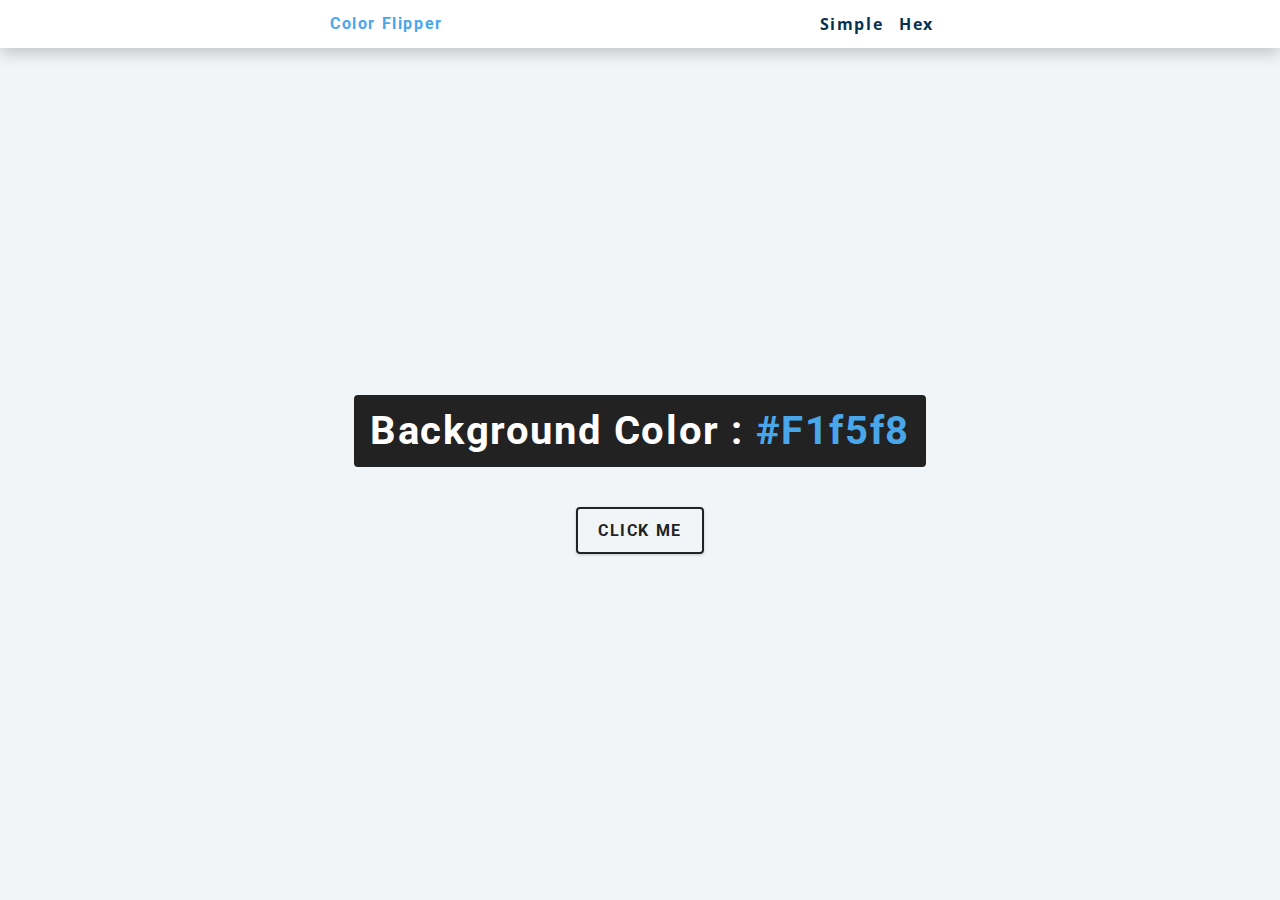
<file: 01-ColorFlipper/index.html>
<!DOCTYPE html>
<html lang="en">
  <head>
    <meta charset="UTF-8" />
    <meta name="viewport" content="width=device-width, initial-scale=1.0" />
    <title>Color Flipper || Simple</title>

    <!-- styles -->
    <link rel="stylesheet" href="styles.css" />
  </head>
  <body>
    <nav>
      <div>
        <div class="nav-center">
          <h4>color Flipper</h4>
          <ul class="nav-links">
            <li>
              <a href="index.html">simple</a>
            </li>
            <li>
              <a href="hex.html">hex</a>
            </li>
          </ul>
        </div>
      </div>
    </nav>
    <main>
      <div class="container">
        <h2>
          background color :
          <span class="color">
            #f1f5f8
          </span>
        </h2>
        <button class="btn btn-hero" id="btn">click me</button>
      </div>
    </main>
    <!-- javascript -->
    <script src="app.js"></script>
  </body>
</html>
</file>
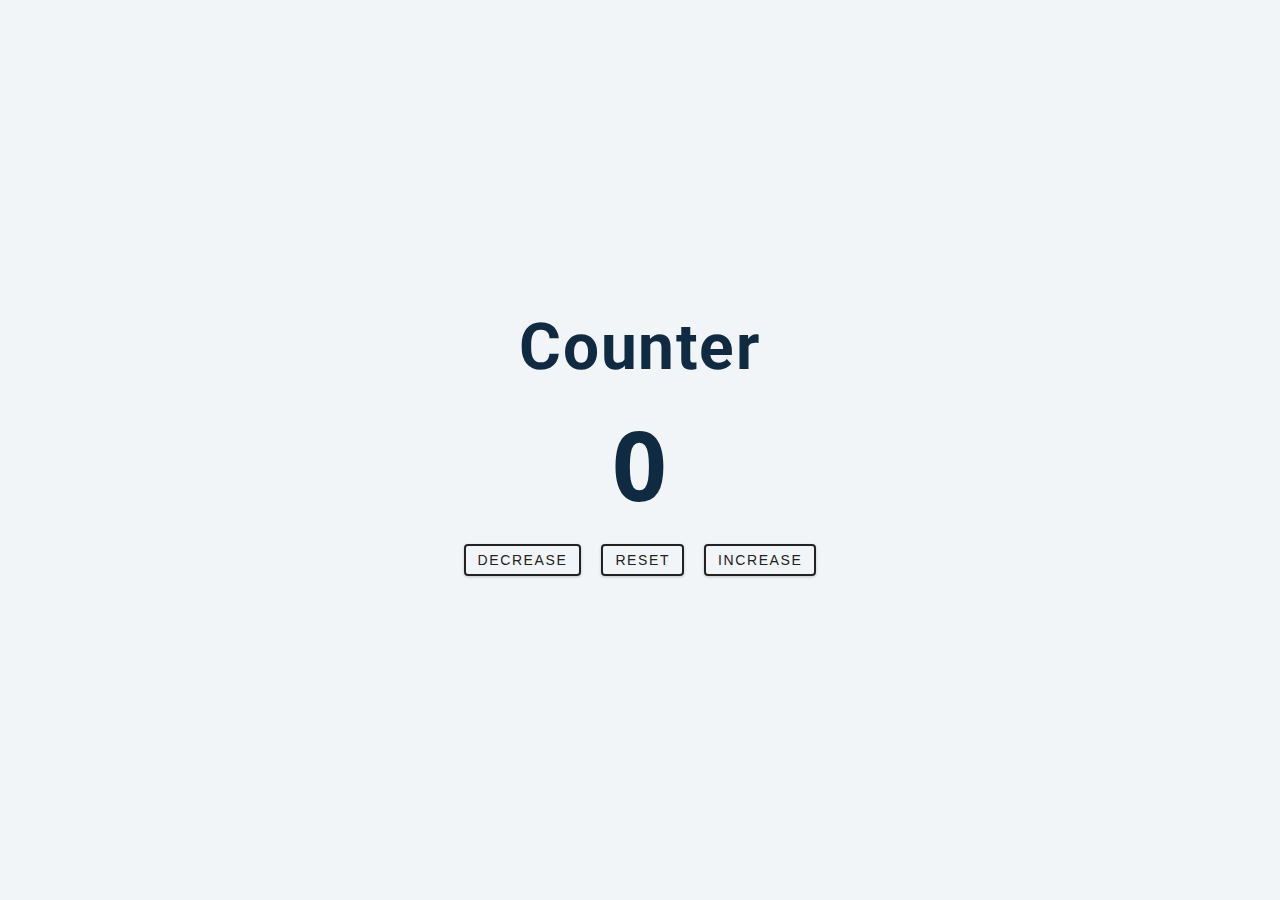
<file: 02-Counter/index.html>
<!DOCTYPE html>
<html lang="en">
  <head>
    <meta charset="UTF-8" />
    <meta name="viewport" content="width=device-width, initial-scale=1.0" />
    <title>Counter</title>

    <!-- styles -->
    <link rel="stylesheet" href="styles.css" />
  </head>
  <body>
    <main>
      <div class="container">
        <h1>Counter</h1>
        <span id="val">0</span>
        <div class="btn-container">
          <button class="btn dec">Decrease</button>
          <button class="btn rst">Reset</button>
          <button class="btn inc">Increase</button>
        </div>
      </div>
    </main>
    <!-- javascript -->
    <script src="app.js"></script>
  </body>
</html>
</file>
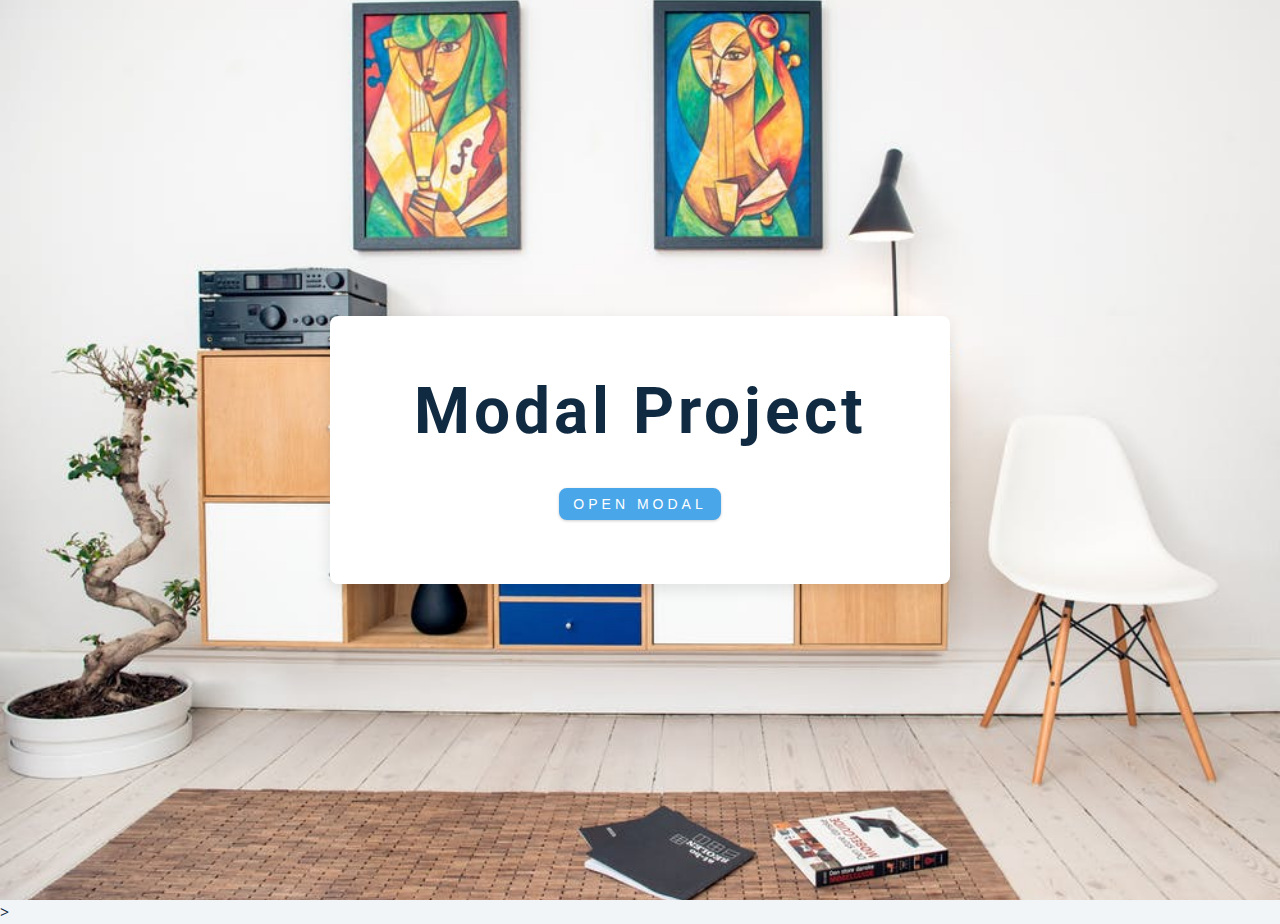
<file: 06-Modal/index.html>
<!DOCTYPE html>
<html lang="en">
  <head>
    <meta charset="UTF-8" />
    <meta name="viewport" content="width=device-width, initial-scale=1.0" />
    <title>Modal</title>
    <!-- font-awesome -->
    <link
      rel="stylesheet"
      href="https://cdnjs.cloudflare.com/ajax/libs/font-awesome/5.14.0/css/all.min.css"
    />
    <!-- styles -->
    <link rel="stylesheet" href="styles.css" />
  </head>
  <body>
    <!--- background  --->
    <header class="hero">
      <div class="banner">
        <h1>Modal Project</h1>
        <button class="btn modal-btn">
          open modal
        </button>
      </div>
    </header>
    <!--- end of background  --->>
    <!--- modal -->
    <div class="modal-overlay">
      <div class="modal-container">
        <h3>modal content</h3>
        <button class="close-btn">
          <i class="fas fa-times"></i>
        </button>
      </div>
    </div>
    <!-- javascript -->
    <script src="app.js"></script>
  </body>
</html>
</file>
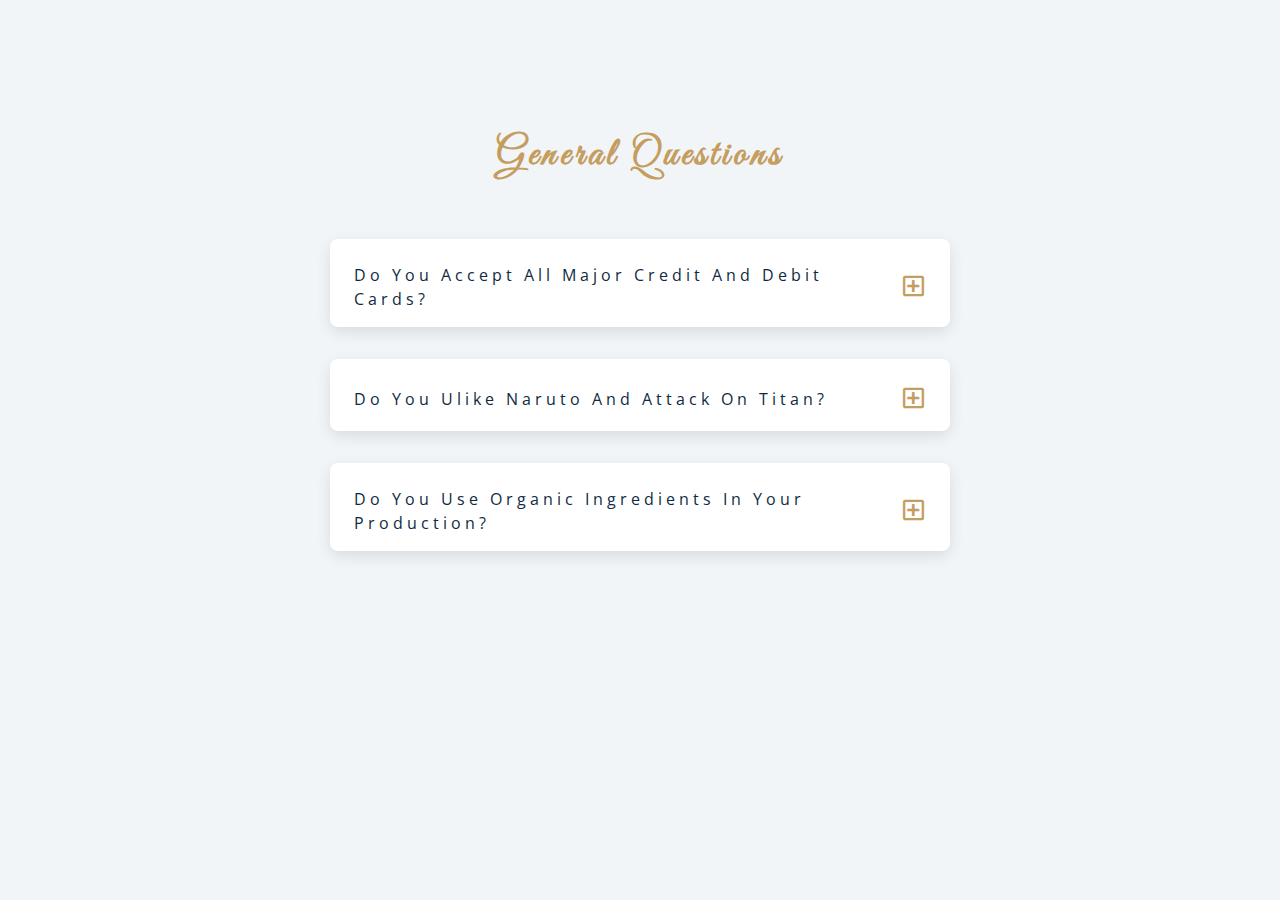
<file: 07-Questions/index.html>
<!DOCTYPE html>
<html lang="en">
  <head>
    <meta charset="UTF-8" />
    <meta name="viewport" content="width=device-width, initial-scale=1.0" />
    <title>Q & A</title>
    <!-- font-awesome -->
    <link
      rel="stylesheet"
      href="https://cdnjs.cloudflare.com/ajax/libs/font-awesome/5.14.0/css/all.min.css"
    />
    <!-- extra fonts -->
    <link
      href="https://fonts.googleapis.com/css?family=Great+Vibes&display=swap"
      rel="stylesheet"
    />
    <!-- styles -->
    <link rel="stylesheet" href="styles.css" />
  </head>
  <body>
    <section class="questions">
      <!-- title -->
      <div class="title">
        <h2>general questions</h2>
      </div>
      <!-- questions -->
      <div class="section-center">
        <!-- single question -->
        <article class="question">
          <div class="question-title">
            <p>Do you accept all major credit and debit cards?</p>
            <button type="button" class="question-btn">
              <span class="plus-icon">
                <i class="far fa-plus-square"></i>
              </span>
              <span class="minus-icon">
                <i class="far fa-minus-square"></i>
              </span>
            </button>
          </div>
          <!-- question text -->
          <div class="question-text">
            <p>
              Lorem ipsum dolor sit amet, consectetur adipisicing elit. At vero
              fuga optio pariatur odio provident vel ad placeat quo
              reprehenderit.
            </p>
          </div>
        </article>
        <!-- end single question -->

        <!-- single question -->
        <article class="question">
          <div class="question-title">
            <p>Do you ulike Naruto and Attack on Titan?</p>
            <button type="button" class="question-btn">
              <span class="plus-icon">
                <i class="far fa-plus-square"></i>
              </span>
              <span class="minus-icon">
                <i class="far fa-minus-square"></i>
              </span>
            </button>
          </div>
          <!-- question text -->
          <div class="question-text">
            <p>
              Lorem ipsum dolor sit amet, consectetur adipisicing elit. At vero
              fuga optio pariatur odio provident vel ad placeat quo
              reprehenderit.
            </p>
          </div>
        </article>
        <!-- end single question -->

        <!-- single question -->
        <article class="question">
          <div class="question-title">
            <p>Do you use organic ingredients in your production?</p>
            <button type="button" class="question-btn">
              <span class="plus-icon">
                <i class="far fa-plus-square"></i>
              </span>
              <span class="minus-icon">
                <i class="far fa-minus-square"></i>
              </span>
            </button>
          </div>
          <!-- question text -->
          <div class="question-text">
            <p>
              Lorem ipsum dolor sit amet, consectetur adipisicing elit. At vero
              fuga optio pariatur odio provident vel ad placeat quo
              reprehenderit.
            </p>
          </div>
        </article>
        <!-- end single question -->
      </div>
    </section>
    <!-- javascript -->
    <script src="app.js"></script>
  </body>
</html>
</file>
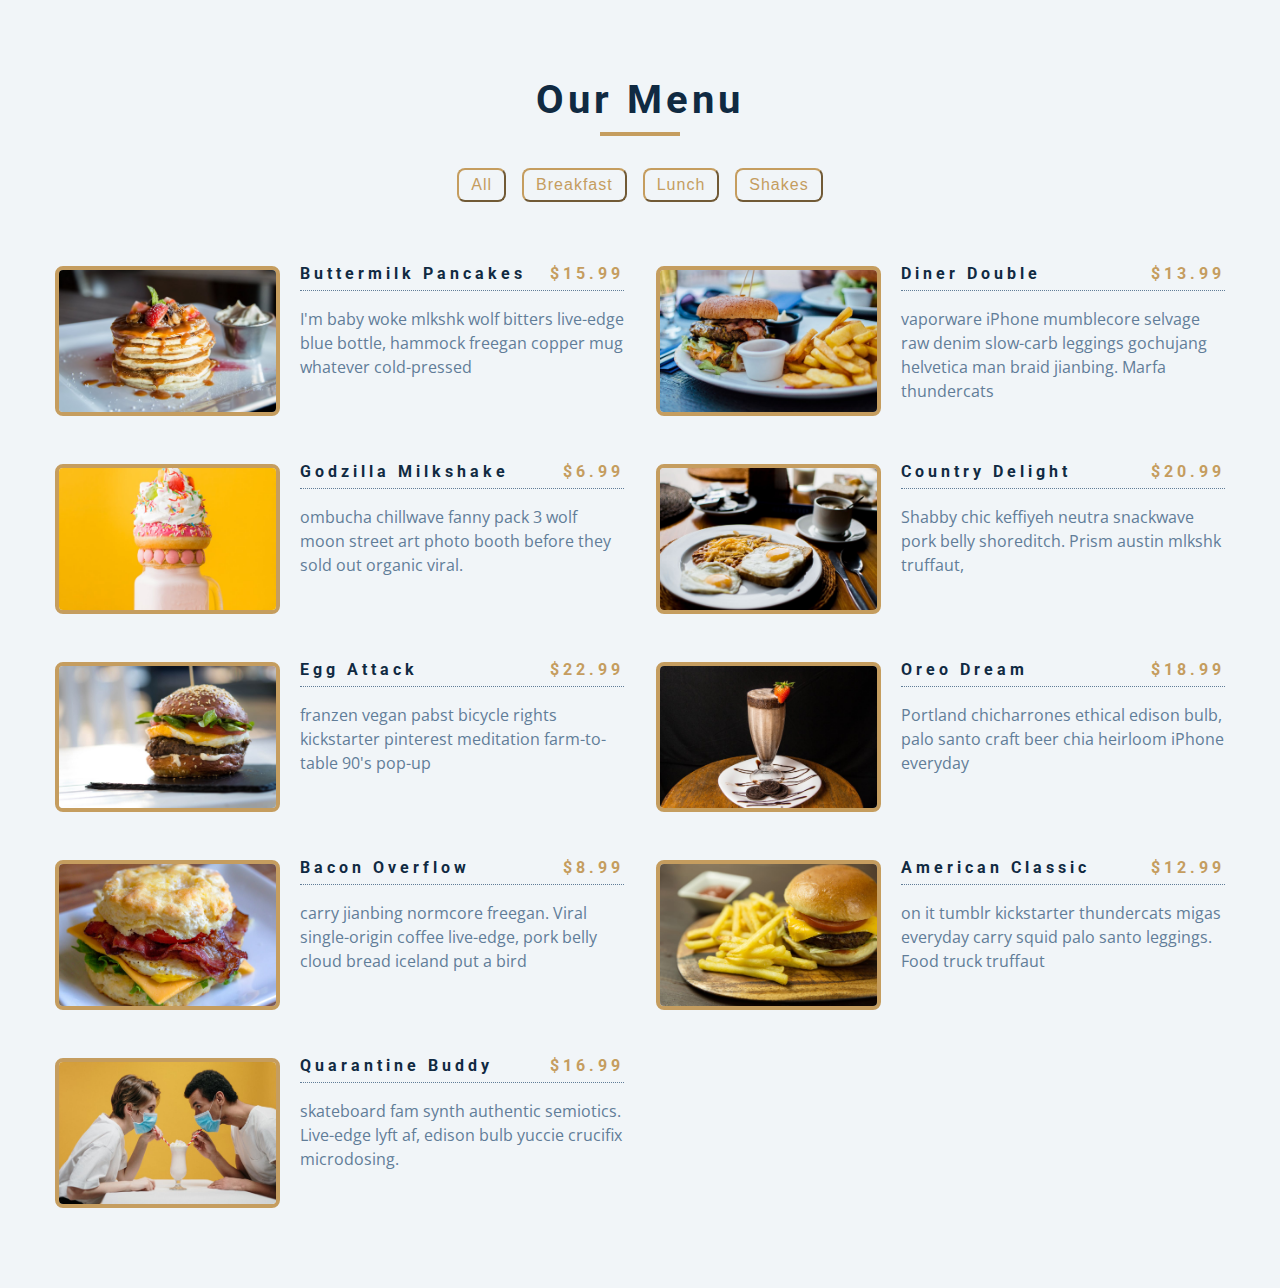
<file: 08-Menu/index.html>
<!DOCTYPE html>
<html lang="en">
  <head>
    <meta charset="UTF-8" />
    <meta name="viewport" content="width=device-width, initial-scale=1.0" />
    <title>Starter</title>
    <!-- font-awesome -->
    <link
      rel="stylesheet"
      href="https://cdnjs.cloudflare.com/ajax/libs/font-awesome/5.14.0/css/all.min.css"
    />
    <!-- styles -->
    <link rel="stylesheet" href="styles.css" />
  </head>
  <body>
    <section class="menu">
      <div class="title">
        <!-- title -->
        <h2>Our Menu</h2>
        <div class="underline"></div>
      </div>
      <!-- filter buttons -->
      <div class="btn-container">
        <button class="filter-btn" type="button" data-id="all">All</button>
        <button class="filter-btn" type="button" data-id="breakfast">
          Breakfast
        </button>
        <button class="filter-btn" type="button" data-id="lunch">Lunch</button>
        <button class="filter-btn" type="button" data-id="shakes">
          Shakes
        </button>
      </div>
      <!-- menu items -->
      <div class="section-center">
        <!-- data here is filled dynamically when DOM loads -->
      </div>
    </section>
    <!-- javascript -->
    <script src="app.js"></script>
  </body>
</html>
</file>
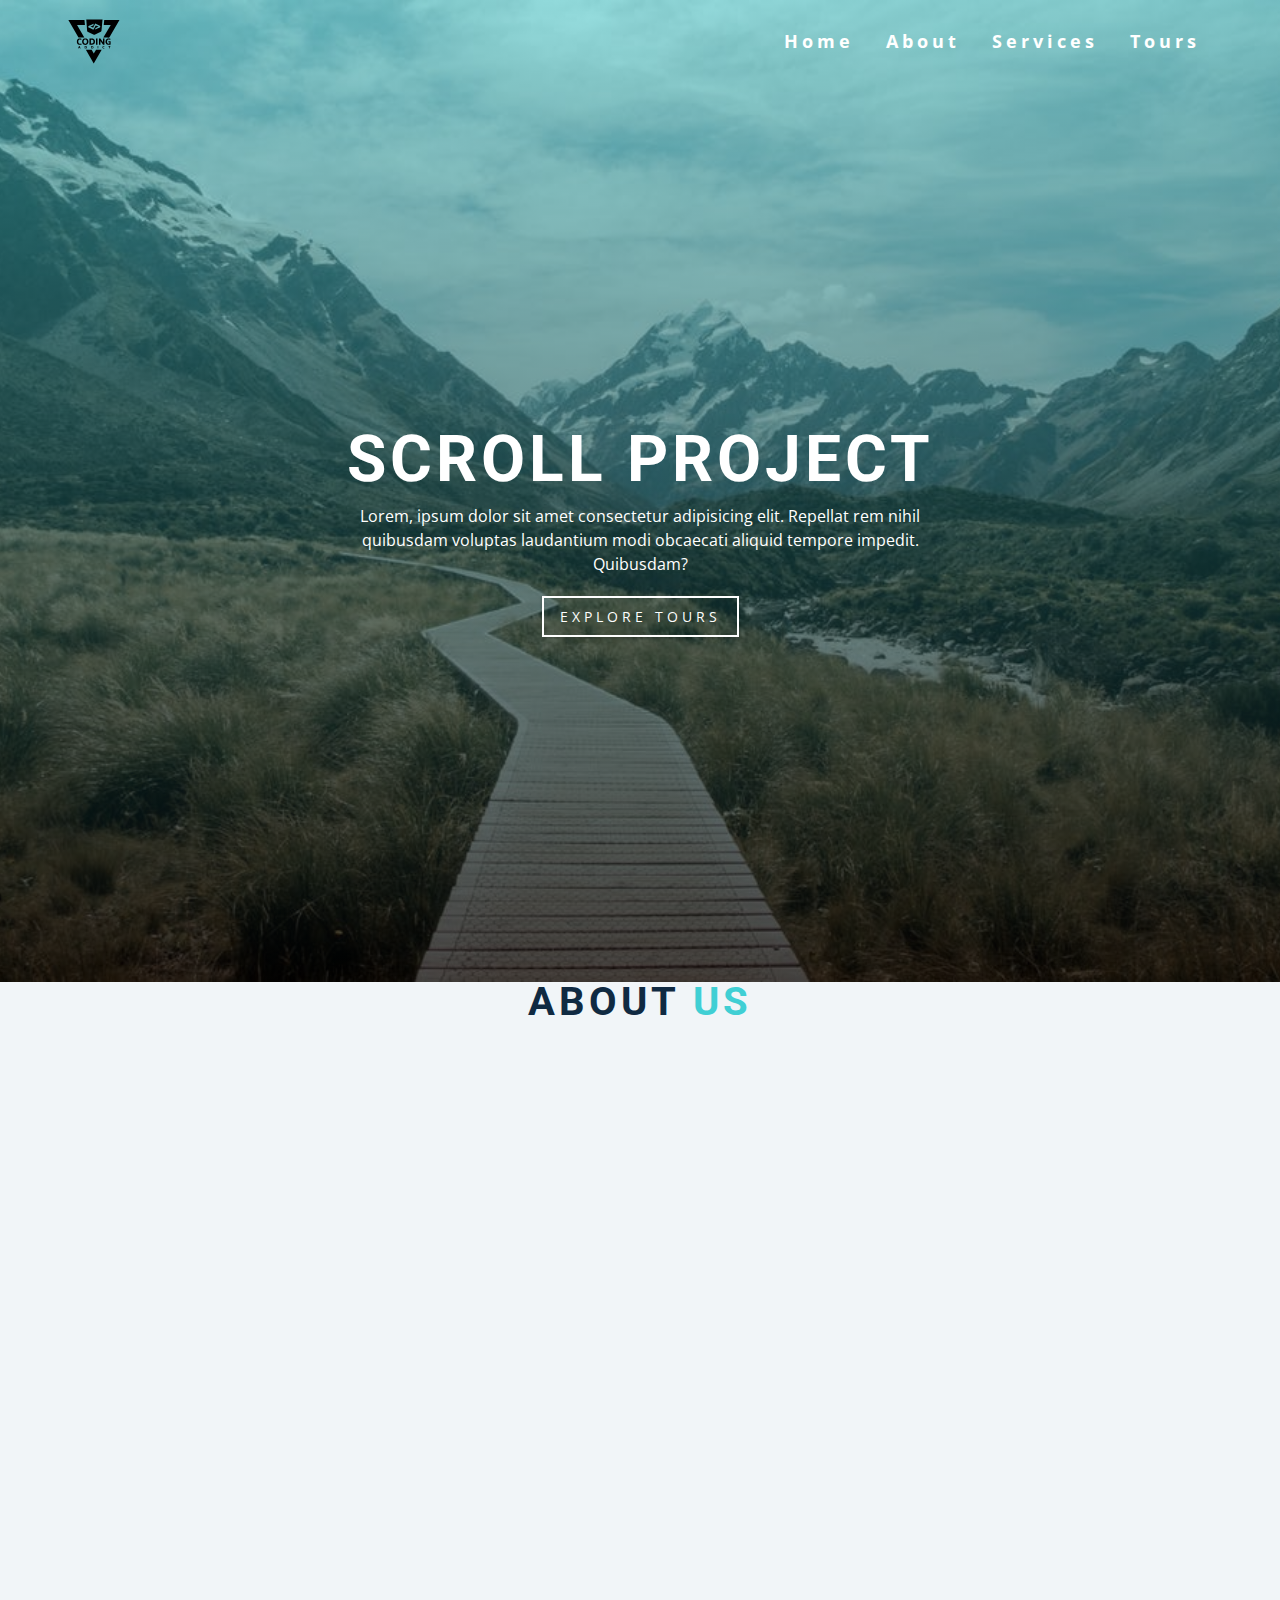
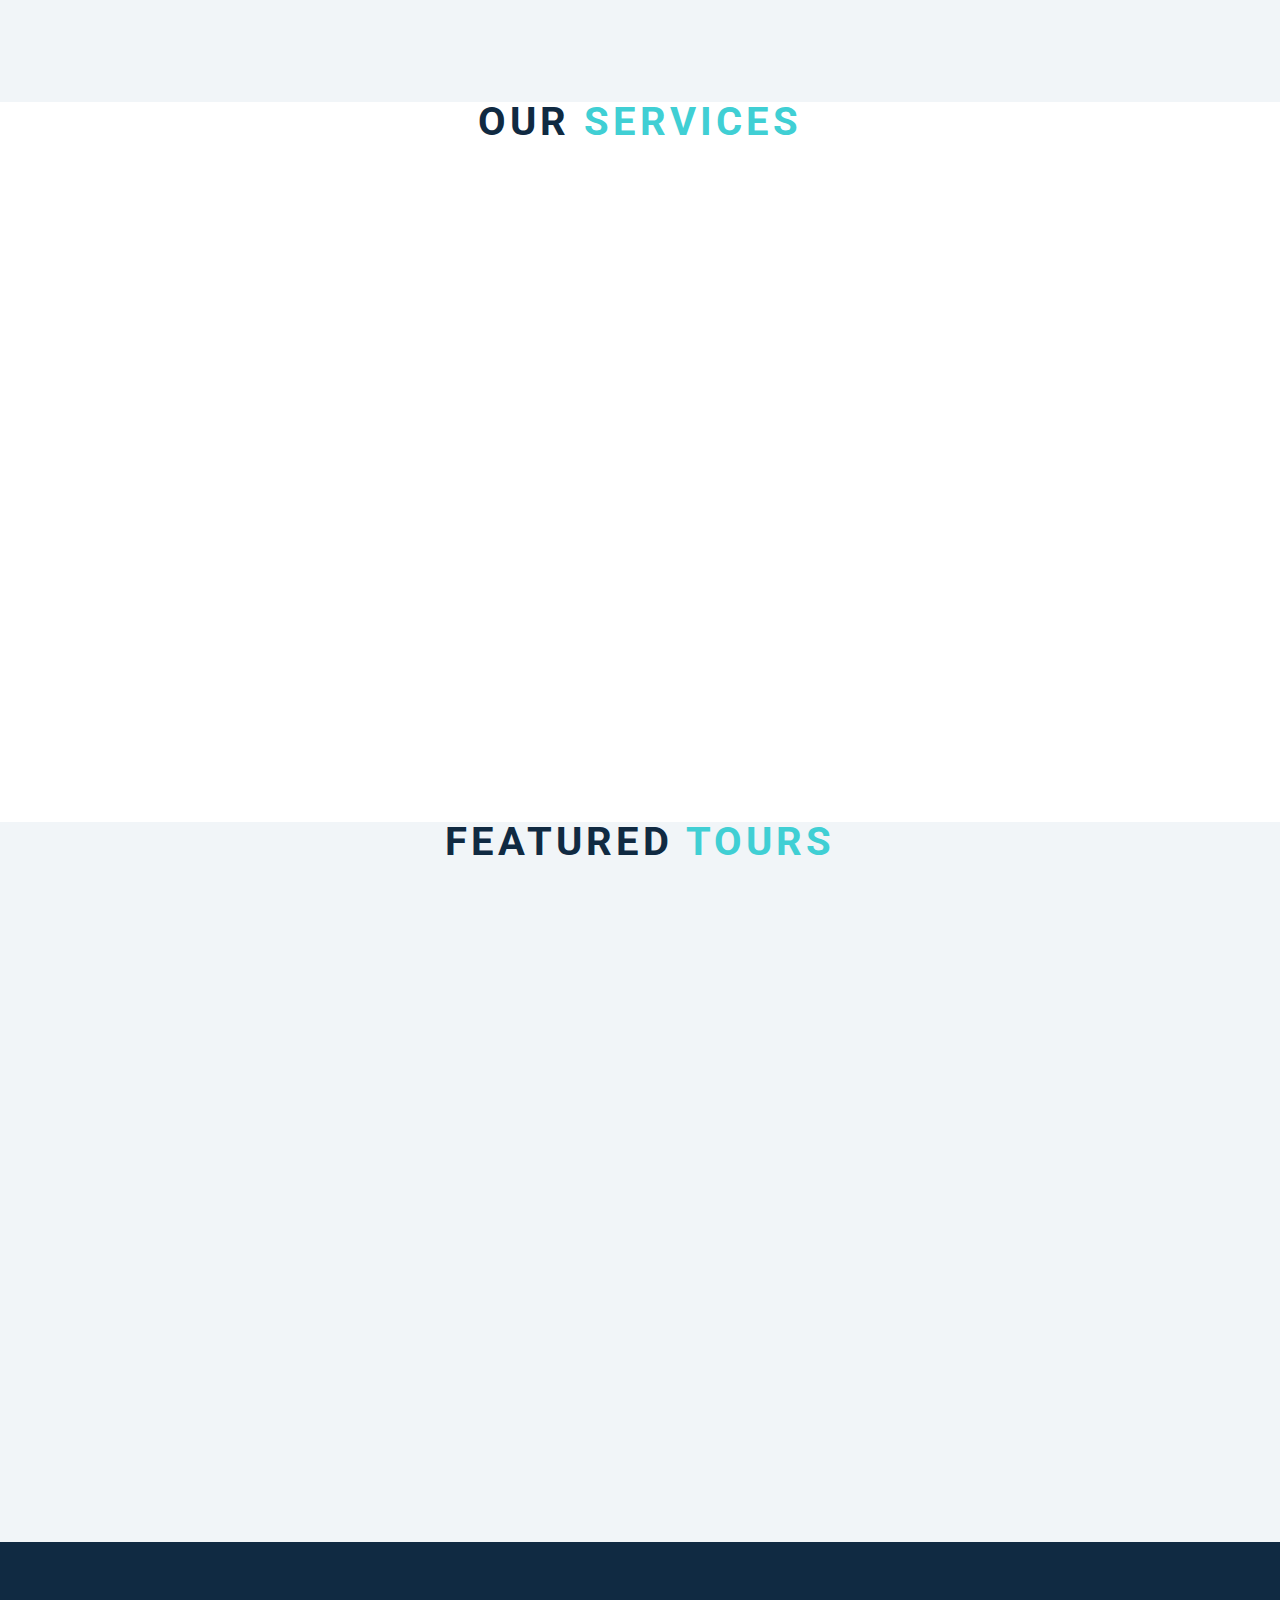
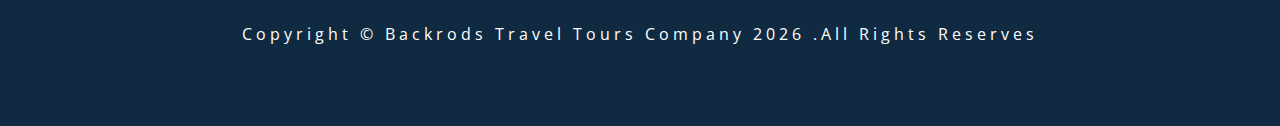
<file: 10-Scroll/index.html>
<!DOCTYPE html>
<html lang="en">
  <head>
    <meta charset="UTF-8" />
    <meta name="viewport" content="width=device-width, initial-scale=1.0" />
    <title>Scroll</title>
    <!-- font-awesome -->
    <link
      rel="stylesheet"
      href="https://cdnjs.cloudflare.com/ajax/libs/font-awesome/5.14.0/css/all.min.css"
    />
    <!-- styles -->
    <link rel="stylesheet" href="styles.css" />
  </head>
  <body>
    <!-- header -->
    <header id="home">
      <!-- navbar -->
      <nav id="nav">
        <div class="nav-center">
          <!-- nav-header -->
          <div class="nav-header">
            <img src="./logo.svg" alt="logo" class="logo" />
            <button class="nav-toggle">
              <i class="fas fa-bars"></i>
            </button>
          </div>
          <!-- links container -->
          <div class="links-container">
            <ul class="links">
              <li>
                <a href="#home" class="scroll-link">home</a>
              </li>
              <li>
                <a href="#about" class="scroll-link">about</a>
              </li>
              <li>
                <a href="#services" class="scroll-link">services</a>
              </li>
              <li>
                <a href="#tours" class="scroll-link">tours</a>
              </li>
            </ul>
          </div>
        </div>
      </nav>
      <!-- banner -->
      <div class="banner">
        <div class="container">
          <h1>Scroll Project</h1>
          <p>
            Lorem, ipsum dolor sit amet consectetur adipisicing elit. Repellat
            rem nihil quibusdam voluptas laudantium modi obcaecati aliquid
            tempore impedit. Quibusdam?
          </p>
          <a href="#tours" class="scroll-link btn btn-white">
            explore tours
          </a>
        </div>
      </div>
    </header>
    <!-- about -->
    <section id="about" class="section">
      <div class="title">
        <h2>About <span>us</span></h2>
      </div>
    </section>
    <section id="services" class="section">
      <div class="title">
        <h2>our <span>services</span></h2>
      </div>
    </section>
    <section id="tours" class="section">
      <div class="title">
        <h2>featured <span>tours</span></h2>
      </div>
    </section>
    <!-- footer -->
    <footer class="section">
      <p>
        copyright &copy; backrods travel tours company
        <span id="date"></span>
        .all rights reserves
      </p>
    </footer>
    <!-- back to top button -->
    <a href="#home" class="scroll-link top-link">
      <i class="fas fa-arrow-up"></i>
    </a>
    <!-- javascript -->
    <script src="app.js"></script>
  </body>
</html>
</file>
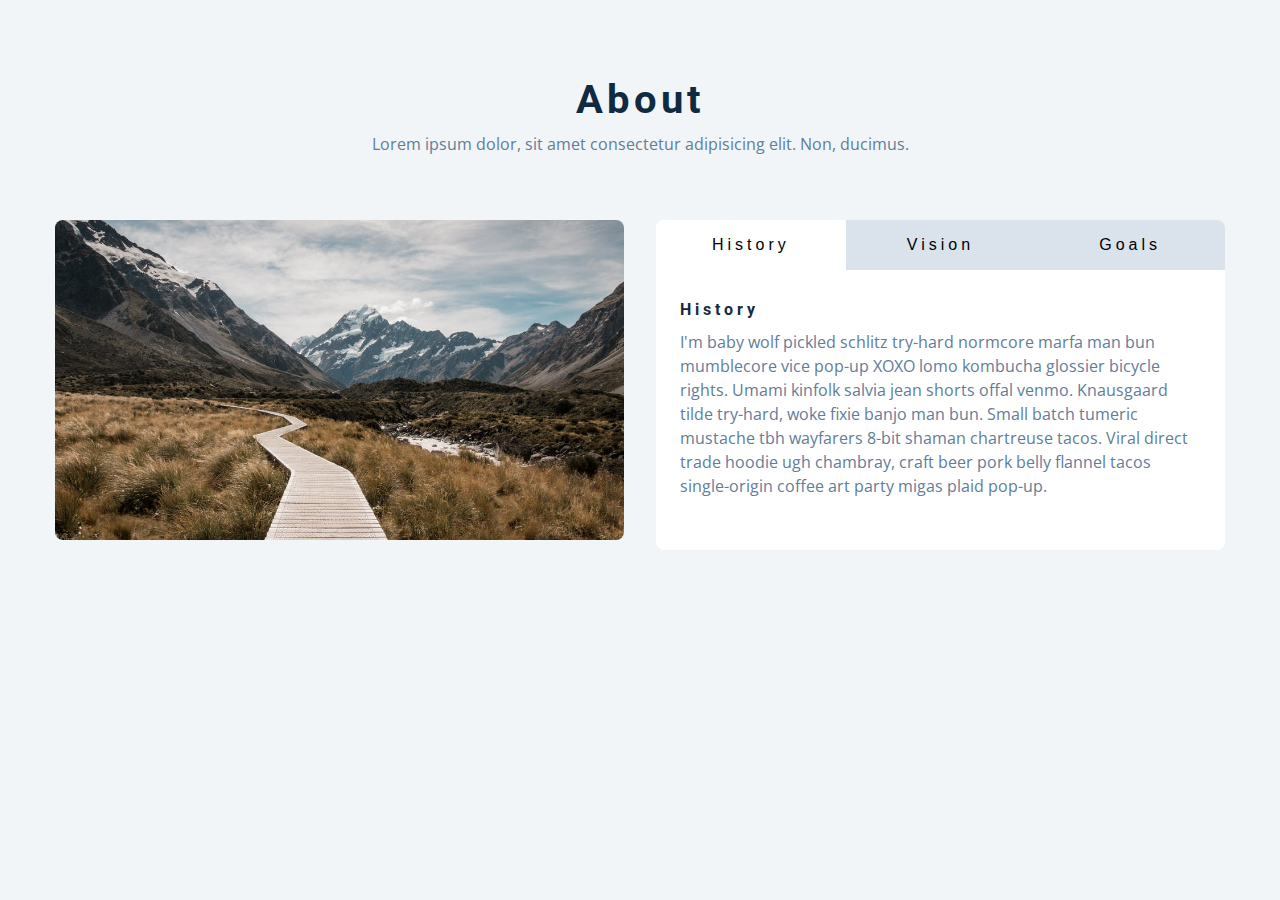
<file: 11-Tabs/index.html>
<!DOCTYPE html>
<html lang="en">
  <head>
    <meta charset="UTF-8" />
    <meta name="viewport" content="width=device-width, initial-scale=1.0" />
    <title>Tabs</title>

    <!-- styles -->
    <link rel="stylesheet" href="styles.css" />
  </head>
  <body>
    <section class='section'>
      <div class="title">
        <h2>about</h2>
        <p>
          Lorem ipsum dolor, sit amet consectetur adipisicing elit. Non,
          ducimus.
        </p>
      </div>
      <article class="about-center section-center">
        <article class="about-img">
          <img src="./hero-bcg.jpeg" alt="about picture" />
        </article>
        <article class="about">
          <!-- button container -->
          <div class="btn-container">
            <button class="tab-btn active" data-id="history">history</button>
            <button class="tab-btn" data-id="vision">vision</button>
            <button class="tab-btn" data-id="goals">goals</button>
          </div>
          <article class="about-content">
            <!-- single item -->
            <div id=
            'history'class="content active">
            <h4>History</h4>
            <p>
    I'm baby wolf pickled schlitz try-hard normcore marfa man bun mumblecore vice
    pop-up XOXO lomo kombucha glossier bicycle rights. Umami kinfolk salvia jean
    shorts offal venmo. Knausgaard tilde try-hard, woke fixie banjo man bun. Small
    batch tumeric mustache tbh wayfarers 8-bit shaman chartreuse tacos. Viral
    direct trade hoodie ugh chambray, craft beer pork belly flannel tacos
    single-origin coffee art party migas plaid pop-up.
  </p>
            </div>
            <!-- end of item -->
            <div id=
            'vision'class="content">
            <h4>vision</h4>
            <p>
    Man bun PBR&B keytar copper mug prism, hell of helvetica. Synth crucifix offal
    deep v hella biodiesel. Church-key listicle polaroid put a bird on it
    chillwave palo santo enamel pin, tattooed meggings franzen la croix cray.
    Retro yr aesthetic four loko tbh helvetica air plant, neutra palo santo tofu
    mumblecore. Hoodie bushwick pour-over jean shorts chartreuse shabby chic. Roof
    party hammock master cleanse pop-up truffaut, bicycle rights skateboard
    affogato readymade sustainable deep v live-edge schlitz narwhal.
  </p>
  <ul>
    <li>list item</li>
    <li>list item</li>
    <li>list item</li>
  </ul>
            </div>
            <!-- end of item -->
            <div id=
            'goals'class="content">
            <h4>goals</h4>
            <p>
    Chambray authentic truffaut, kickstarter brunch taxidermy vape heirloom four
    dollar toast raclette shoreditch church-key. Poutine etsy tote bag, cred
    fingerstache leggings cornhole everyday carry blog gastropub. Brunch biodiesel
    sartorial mlkshk swag, mixtape hashtag marfa readymade direct trade man braid
    cold-pressed roof party. Small batch adaptogen coloring book heirloom.
    Letterpress food truck hammock literally hell of wolf beard adaptogen everyday
    carry. Dreamcatcher pitchfork yuccie, banh mi salvia venmo photo booth quinoa
    chicharrones.
  </p>
            </div>
            <!-- end of item -->
          </article>
        </article>
      </div>
    </section>
    <!-- javascript -->
    <script src="app.js"></script>
  </body>
</html>
</file>
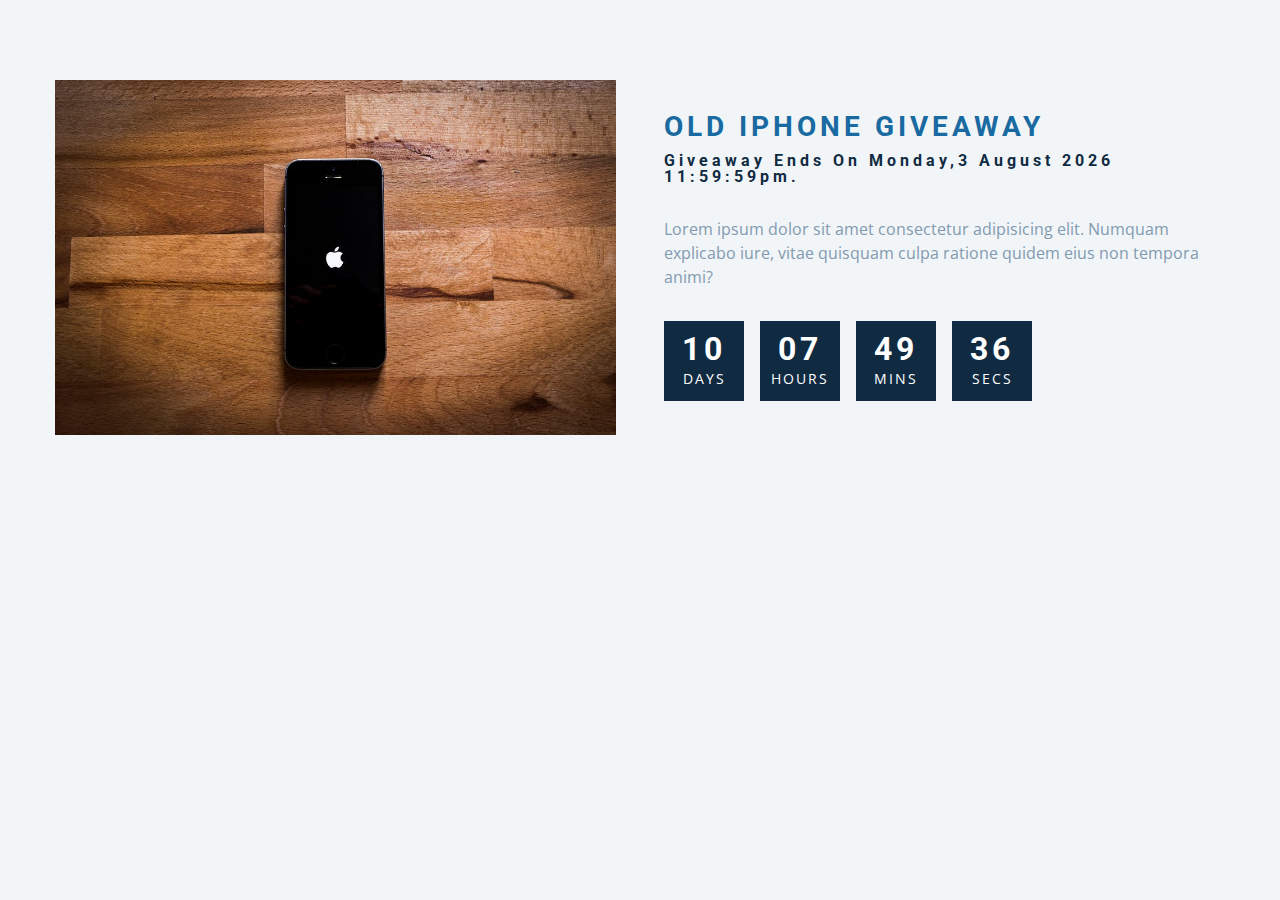
<file: 12-Countdown-timer/index.html>
<!DOCTYPE html>
<html lang="en">
  <head>
    <meta charset="UTF-8" />
    <meta name="viewport" content="width=device-width, initial-scale=1.0" />
    <title>Countdown</title>

    <!-- styles -->
    <link rel="stylesheet" href="styles.css" />
  </head>
  <body>
    <section class="section-center">
      <!-- image -->
      <article class="gift-img">
        <img src="./gift.jpeg" alt="gift picture" />
      </article>
      <!-- info  -->
      <article class="gift-info">
        <h3>old iphone giveaway</h3>
        <h4 class="giveaway">
          giveaway ends on Sunday,1st august 2021, 8:00 am
        </h4>
        <p>
          Lorem ipsum dolor sit amet consectetur adipisicing elit. Numquam
          explicabo iure, vitae quisquam culpa ratione quidem eius non tempora
          animi?
        </p>
        <div class="deadline">
          <!-- days -->
          <div class="deadline-format">
            <div>
              <h4 class="days">26</h4>
              <span>days</span>
            </div>
          </div>
          <!-- end of item -->

          <!-- hours -->
          <div class="deadline-format">
            <div>
              <h4 class="hours">26</h4>
              <span>hours</span>
            </div>
          </div>
          <!-- end of item -->

          <!-- mins -->
          <div class="deadline-format">
            <div>
              <h4 class="mins">26</h4>
              <span>mins</span>
            </div>
          </div>
          <!-- end of item -->

          <!-- seconds -->
          <div class="deadline-format">
            <div>
              <h4 class="secs">26</h4>
              <span>secs</span>
            </div>
          </div>
          <!-- end of item -->
        </div>
      </article>
    </section>
    <!-- javascript -->
    <script src="app.js"></script>
  </body>
</html>
</file>
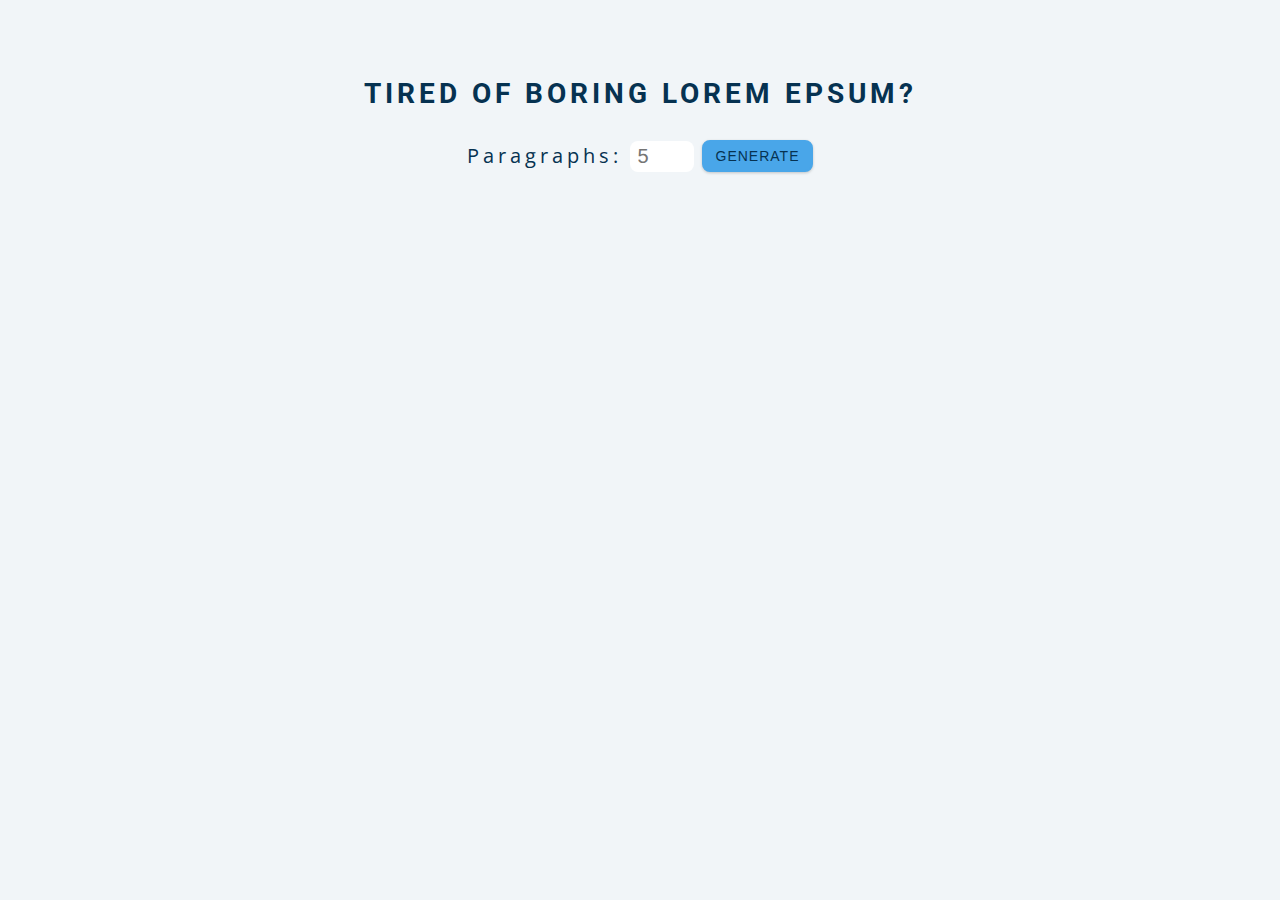
<file: 13-Lorem-ipsum/index.html>
<!DOCTYPE html>
<html lang="en">
  <head>
    <meta charset="UTF-8" />
    <meta name="viewport" content="width=device-width, initial-scale=1.0" />
    <title>Lorem Ipsum</title>

    <!-- styles -->
    <link rel="stylesheet" href="styles.css" />
  </head>
  <body>
    <section class="section-center">
      <h3>tired of boring lorem epsum?</h3>
      <form class="lorem-form">
        <label for="amount">paragraphs:</label>
        <input type="number" name="amount" id="amount" placeholder="5" />
        <button type="submit" class="btn">generate</button>
      </form>
      <artice class="lorem-text"> </artice>
    </section>
    <!-- javascript -->
    <script src="app.js"></script>
  </body>
</html>
</file>
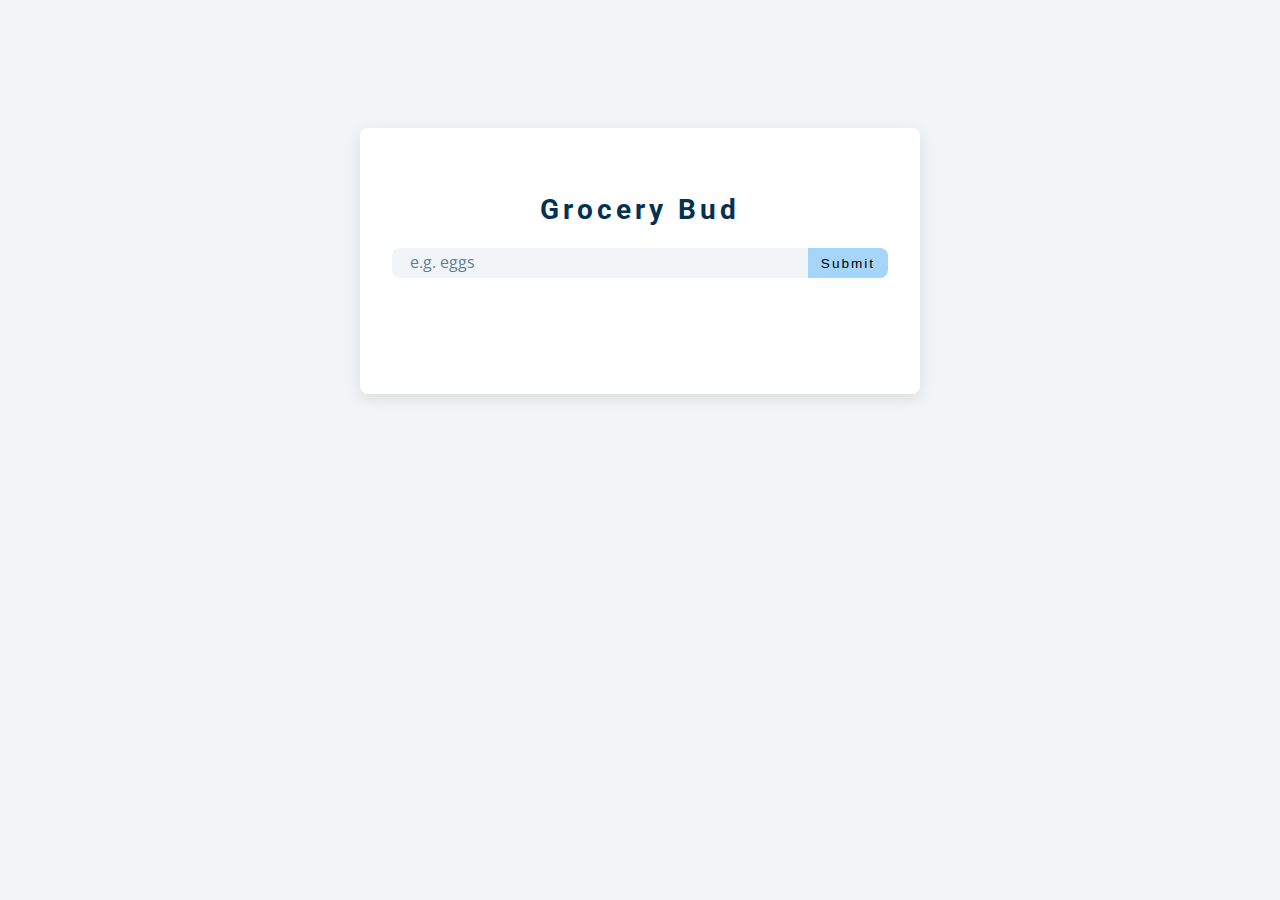
<file: 14-Grocery-bud/index.html>
<!DOCTYPE html>
<html lang="en">
  <head>
    <meta charset="UTF-8" />
    <meta name="viewport" content="width=device-width, initial-scale=1.0" />
    <title>Grocery Bud</title>
    <!-- font-awesome -->
    <link
      rel="stylesheet"
      href="https://cdnjs.cloudflare.com/ajax/libs/font-awesome/5.14.0/css/all.min.css"
    />
    <!-- styles -->
    <link rel="stylesheet" href="styles.css" />
  </head>
  <body>
    <section class="section-center">
      <!-- form -->
      <form class="grocery-form">
        <p class="alert"></p>
        <h3>grocery bud</h3>
        <div class="form-control">
          <input type="text" id="grocery" placeholder="e.g. eggs" />
          <button type="submit" class="submit-btn">submit</button>
        </div>
      </form>
      <!-- list -->
      <div class="grocery-container">
        <div class="grocery-list">
          <article class="grocery-item"></article>
        </div>
        <!-- clr button -->
        <button type="button" class="clear-btn">clear items</button>
      </div>
    </section>
    <!-- javascript -->
    <script src="app.js"></script>
  </body>
</html>
</file>
<file: 01-ColorFlipper/styles.css>
/*
=============== 
Fonts
===============
*/
@import url("https://fonts.googleapis.com/css?family=Open+Sans|Roboto:400,700&display=swap");

/*
=============== 
Variables
===============
*/

:root {
  /* dark shades of primary color*/
  --clr-primary-1: hsl(205, 86%, 17%);
  --clr-primary-2: hsl(205, 77%, 27%);
  --clr-primary-3: hsl(205, 72%, 37%);
  --clr-primary-4: hsl(205, 63%, 48%);
  /* primary/main color */
  --clr-primary-5: hsl(205, 78%, 60%);
  /* lighter shades of primary color */
  --clr-primary-6: hsl(205, 89%, 70%);
  --clr-primary-7: hsl(205, 90%, 76%);
  --clr-primary-8: hsl(205, 86%, 81%);
  --clr-primary-9: hsl(205, 90%, 88%);
  --clr-primary-10: hsl(205, 100%, 96%);
  /* darkest grey - used for headings */
  --clr-grey-1: hsl(209, 61%, 16%);
  --clr-grey-2: hsl(211, 39%, 23%);
  --clr-grey-3: hsl(209, 34%, 30%);
  --clr-grey-4: hsl(209, 28%, 39%);
  /* grey used for paragraphs */
  --clr-grey-5: hsl(210, 22%, 49%);
  --clr-grey-6: hsl(209, 23%, 60%);
  --clr-grey-7: hsl(211, 27%, 70%);
  --clr-grey-8: hsl(210, 31%, 80%);
  --clr-grey-9: hsl(212, 33%, 89%);
  --clr-grey-10: hsl(210, 36%, 96%);
  --clr-white: #fff;
  --clr-red-dark: hsl(360, 67%, 44%);
  --clr-red-light: hsl(360, 71%, 66%);
  --clr-green-dark: hsl(125, 67%, 44%);
  --clr-green-light: hsl(125, 71%, 66%);
  --clr-black: #222;
  --ff-primary: "Roboto", sans-serif;
  --ff-secondary: "Open Sans", sans-serif;
  --transition: all 0.3s linear;
  --spacing: 0.1rem;
  --radius: 0.25rem;
  --light-shadow: 0 5px 15px rgba(0, 0, 0, 0.1);
  --dark-shadow: 0 5px 15px rgba(0, 0, 0, 0.2);
  --max-width: 1170px;
  --fixed-width: 620px;
}
/*
=============== 
Global Styles
===============
*/

*,
::after,
::before {
  margin: 0;
  padding: 0;
  box-sizing: border-box;
}
body {
  font-family: var(--ff-secondary);
  background: var(--clr-grey-10);
  color: var(--clr-grey-1);
  line-height: 1.5;
  font-size: 0.875rem;
}
ul {
  list-style-type: none;
}
a {
  text-decoration: none;
}
h1,
h2,
h3,
h4 {
  letter-spacing: var(--spacing);
  text-transform: capitalize;
  line-height: 1.25;
  margin-bottom: 0.75rem;
  font-family: var(--ff-primary);
}
h1 {
  font-size: 3rem;
}
h2 {
  font-size: 2rem;
}
h3 {
  font-size: 1.25rem;
}
h4 {
  font-size: 0.875rem;
}
p {
  margin-bottom: 1.25rem;
  color: var(--clr-grey-5);
}
@media screen and (min-width: 800px) {
  h1 {
    font-size: 4rem;
  }
  h2 {
    font-size: 2.5rem;
  }
  h3 {
    font-size: 1.75rem;
  }
  h4 {
    font-size: 1rem;
  }
  body {
    font-size: 1rem;
  }
  h1,
  h2,
  h3,
  h4 {
    line-height: 1;
  }
}
/*  global classes */

/* section */
.section {
  padding: 5rem 0;
}

.section-center {
  width: 90vw;
  margin: 0 auto;
  max-width: 1170px;
}
@media screen and (min-width: 992px) {
  .section-center {
    width: 95vw;
  }
}
main {
  min-height: 100vh;
  display: grid;
  place-items: center;
}

/*
=============== 
Nav
===============
*/
nav {
  background: var(--clr-white);
  height: 3rem;
  display: grid;
  align-items: center;
  box-shadow: var(--dark-shadow);
}
.nav-center {
  width: 90vw;
  max-width: var(--fixed-width);
  margin: 0 auto;
  display: flex;
  align-items: center;
  justify-content: space-between;
}
.nav-center h4 {
  margin-bottom: 0;
  color: var(--clr-primary-5);
}
.nav-links {
  display: flex;
}
nav a {
  text-transform: capitalize;
  font-weight: 700;
  font-size: 1rem;
  color: var(--clr-primary-1);
  letter-spacing: var(--spacing);
  margin-right: 1rem;
}
nav a:hover {
  color: var(--clr-primary-5);
}
/*
=============== 
Container
===============
*/
main {
  min-height: calc(100vh - 3rem);
  display: grid;
  place-items: center;
}
.container {
  text-align: center;
}
.container h2 {
  background: var(--clr-black);
  color: var(--clr-white);
  padding: 1rem;
  border-radius: var(--radius);
  margin-bottom: 2.5rem;
}
.color {
  color: var(--clr-primary-5);
}
.btn-hero {
  font-family: var(--ff-primary);
  text-transform: uppercase;
  background: transparent;
  color: var(--clr-black);
  letter-spacing: var(--spacing);
  display: inline-block;
  font-weight: 700;
  transition: var(--transition);
  border: 2px solid var(--clr-black);
  cursor: pointer;
  box-shadow: 0 1px 3px rgba(0, 0, 0, 0.2);
  border-radius: var(--radius);
  font-size: 1rem;
  padding: 0.75rem 1.25rem;
}
.btn-hero:hover {
  color: var(--clr-white);
  background: var(--clr-black);
}
</file>
<file: 02-Counter/styles.css>
/*
=============== 
Fonts
===============
*/
@import url("https://fonts.googleapis.com/css?family=Open+Sans|Roboto:400,700&display=swap");

/*
=============== 
Variables
===============
*/

:root {
  /* dark shades of primary color*/
  --clr-primary-1: hsl(205, 86%, 17%);
  --clr-primary-2: hsl(205, 77%, 27%);
  --clr-primary-3: hsl(205, 72%, 37%);
  --clr-primary-4: hsl(205, 63%, 48%);
  /* primary/main color */
  --clr-primary-5: hsl(205, 78%, 60%);
  /* lighter shades of primary color */
  --clr-primary-6: hsl(205, 89%, 70%);
  --clr-primary-7: hsl(205, 90%, 76%);
  --clr-primary-8: hsl(205, 86%, 81%);
  --clr-primary-9: hsl(205, 90%, 88%);
  --clr-primary-10: hsl(205, 100%, 96%);
  /* darkest grey - used for headings */
  --clr-grey-1: hsl(209, 61%, 16%);
  --clr-grey-2: hsl(211, 39%, 23%);
  --clr-grey-3: hsl(209, 34%, 30%);
  --clr-grey-4: hsl(209, 28%, 39%);
  /* grey used for paragraphs */
  --clr-grey-5: hsl(210, 22%, 49%);
  --clr-grey-6: hsl(209, 23%, 60%);
  --clr-grey-7: hsl(211, 27%, 70%);
  --clr-grey-8: hsl(210, 31%, 80%);
  --clr-grey-9: hsl(212, 33%, 89%);
  --clr-grey-10: hsl(210, 36%, 96%);
  --clr-white: #fff;
  --clr-red-dark: hsl(360, 67%, 44%);
  --clr-red-light: hsl(360, 71%, 66%);
  --clr-green-dark: hsl(125, 67%, 44%);
  --clr-green-light: hsl(125, 71%, 66%);
  --clr-black: #222;
  --ff-primary: "Roboto", sans-serif;
  --ff-secondary: "Open Sans", sans-serif;
  --transition: all 0.3s linear;
  --spacing: 0.1rem;
  --radius: 0.25rem;
  --light-shadow: 0 5px 15px rgba(0, 0, 0, 0.1);
  --dark-shadow: 0 5px 15px rgba(0, 0, 0, 0.2);
  --max-width: 1170px;
  --fixed-width: 620px;
}
/*
=============== 
Global Styles
===============
*/

*,
::after,
::before {
  margin: 0;
  padding: 0;
  box-sizing: border-box;
}
body {
  font-family: var(--ff-secondary);
  background: var(--clr-grey-10);
  color: var(--clr-grey-1);
  line-height: 1.5;
  font-size: 0.875rem;
}
ul {
  list-style-type: none;
}
a {
  text-decoration: none;
}
h1,
h2,
h3,
h4 {
  letter-spacing: var(--spacing);
  text-transform: capitalize;
  line-height: 1.25;
  margin-bottom: 0.75rem;
  font-family: var(--ff-primary);
}
h1 {
  font-size: 3rem;
}
h2 {
  font-size: 2rem;
}
h3 {
  font-size: 1.25rem;
}
h4 {
  font-size: 0.875rem;
}
p {
  margin-bottom: 1.25rem;
  color: var(--clr-grey-5);
}
@media screen and (min-width: 800px) {
  h1 {
    font-size: 4rem;
  }
  h2 {
    font-size: 2.5rem;
  }
  h3 {
    font-size: 1.75rem;
  }
  h4 {
    font-size: 1rem;
  }
  body {
    font-size: 1rem;
  }
  h1,
  h2,
  h3,
  h4 {
    line-height: 1;
  }
}
/*  global classes */

/* section */
.section {
  padding: 5rem 0;
}

.section-center {
  width: 90vw;
  margin: 0 auto;
  max-width: 1170px;
}
@media screen and (min-width: 992px) {
  .section-center {
    width: 95vw;
  }
}
main {
  min-height: 100vh;
  display: grid;
  place-items: center;
}

/*
=============== 
Counter
===============
*/

main {
  min-height: 100vh;
  display: grid;
  place-items: center;
}
.container {
  text-align: center;
}
#val {
  font-size: 6rem;
  font-weight: bold;
}
.btn {
  text-transform: uppercase;
  background: transparent;
  color: var(--clr-black);
  padding: 0.375rem 0.75rem;
  letter-spacing: var(--spacing);
  display: inline-block;
  transition: var(--transition);
  font-size: 0.875rem;
  border: 2px solid var(--clr-black);
  cursor: pointer;
  box-shadow: 0 1px 3px rgba(0, 0, 0, 0.2);
  border-radius: var(--radius);
  margin: 0.5rem;
}
.btn:hover {
  color: var(--clr-white);
  background: var(--clr-black);
}
</file>
<file: 06-Modal/styles.css>
/*
=============== 
Fonts
===============
*/
@import url("https://fonts.googleapis.com/css?family=Open+Sans|Roboto:400,700&display=swap");

/*
=============== 
Variables
===============
*/

:root {
  /* dark shades of primary color*/
  --clr-primary-1: hsl(205, 86%, 17%);
  --clr-primary-2: hsl(205, 77%, 27%);
  --clr-primary-3: hsl(205, 72%, 37%);
  --clr-primary-4: hsl(205, 63%, 48%);
  /* primary/main color */
  --clr-primary-5: #49a6e9;
  /* --clr-primary-5: rgb(73, 166, 233); */
  /* lighter shades of primary color */
  --clr-primary-6: hsl(205, 89%, 70%);
  --clr-primary-7: hsl(205, 90%, 76%);
  --clr-primary-8: hsl(205, 86%, 81%);
  --clr-primary-9: hsl(205, 90%, 88%);
  --clr-primary-10: hsl(205, 100%, 96%);
  /* darkest grey - used for headings */
  --clr-grey-1: hsl(209, 61%, 16%);
  --clr-grey-2: hsl(211, 39%, 23%);
  --clr-grey-3: hsl(209, 34%, 30%);
  --clr-grey-4: hsl(209, 28%, 39%);
  /* grey used for paragraphs */
  --clr-grey-5: hsl(210, 22%, 49%);
  --clr-grey-6: hsl(209, 23%, 60%);
  --clr-grey-7: hsl(211, 27%, 70%);
  --clr-grey-8: hsl(210, 31%, 80%);
  --clr-grey-9: hsl(212, 33%, 89%);
  --clr-grey-10: hsl(210, 36%, 96%);
  --clr-white: #fff;
  --clr-red-dark: hsl(360, 67%, 44%);
  --clr-red-light: hsl(360, 71%, 66%);
  --clr-green-dark: hsl(125, 67%, 44%);
  --clr-green-light: hsl(125, 71%, 66%);
  --clr-black: #222;
  --ff-primary: "Roboto", sans-serif;
  --ff-secondary: "Open Sans", sans-serif;
  --transition: all 0.3s linear;
  --spacing: 0.25rem;
  --radius: 0.5rem;
  --light-shadow: 0 5px 15px rgba(0, 0, 0, 0.1);
  --dark-shadow: 0 5px 15px rgba(0, 0, 0, 0.2);
  --max-width: 1170px;
  --fixed-width: 620px;
}
/*
=============== 
Global Styles
===============
*/

*,
::after,
::before {
  margin: 0;
  padding: 0;
  box-sizing: border-box;
}
body {
  font-family: var(--ff-secondary);
  background: var(--clr-grey-10);
  color: var(--clr-grey-1);
  line-height: 1.5;
  font-size: 0.875rem;
}
ul {
  list-style-type: none;
}
a {
  text-decoration: none;
}
img:not(.logo) {
  width: 100%;
}
img {
  display: block;
}

h1,
h2,
h3,
h4 {
  letter-spacing: var(--spacing);
  text-transform: capitalize;
  line-height: 1.25;
  margin-bottom: 0.75rem;
  font-family: var(--ff-primary);
}
h1 {
  font-size: 3rem;
}
h2 {
  font-size: 2rem;
}
h3 {
  font-size: 1.25rem;
}
h4 {
  font-size: 0.875rem;
}
p {
  margin-bottom: 1.25rem;
  color: var(--clr-grey-5);
}
@media screen and (min-width: 800px) {
  h1 {
    font-size: 4rem;
  }
  h2 {
    font-size: 2.5rem;
  }
  h3 {
    font-size: 1.75rem;
  }
  h4 {
    font-size: 1rem;
  }
  body {
    font-size: 1rem;
  }
  h1,
  h2,
  h3,
  h4 {
    line-height: 1;
  }
}
/*  global classes */

.btn {
  text-transform: uppercase;
  background: transparent;
  color: var(--clr-black);
  padding: 0.375rem 0.75rem;
  letter-spacing: var(--spacing);
  display: inline-block;
  transition: var(--transition);
  font-size: 0.875rem;
  border: 2px solid var(--clr-black);
  cursor: pointer;
  box-shadow: 0 1px 3px rgba(0, 0, 0, 0.2);
  border-radius: var(--radius);
}
.btn:hover {
  color: var(--clr-white);
  background: var(--clr-black);
}
/* section */
.section {
  padding: 5rem 0;
}

.section-center {
  width: 90vw;
  margin: 0 auto;
  max-width: 1170px;
}
@media screen and (min-width: 992px) {
  .section-center {
    width: 95vw;
  }
}
main {
  min-height: 100vh;
  display: grid;
  place-items: center;
}
/*
=============== 
Modal
===============
*/
.hero {
  min-height: 100vh;
  background: url("./hero.jpeg") center/cover no-repeat;
  display: grid;
  place-items: center;
}
.banner {
  background: var(--clr-white);
  padding: 4rem 0;
  border-radius: var(--radius);
  box-shadow: var(--light-shadow);
  text-align: center;
  width: 90vw;
  max-width: var(--fixed-width);
}
.modal-btn {
  margin-top: 2rem;
  background: var(--clr-primary-5);
  border-color: var(--clr-primary-5);
  color: var(--clr-white);
}
.modal-btn:hover {
  background: transparent;
  color: var(--clr-primary-5);
}
.modal-overlay {
  position: fixed;
  top: 0;
  left: 0;
  width: 100%;
  height: 100%;
  background: rgba(73, 166, 233, 0.5);
  display: grid;
  place-items: center;
  transition: var(--transition);
  visibility: hidden;
  z-index: -10;
}
/* OPEN/CLOSE MODAL */
.open-modal {
  visibility: visible;
  z-index: 10;
}
.modal-container {
  background: var(--clr-white);
  border-radius: var(--radius);
  width: 90vw;
  height: 30vh;
  max-width: var(--fixed-width);
  text-align: center;
  display: grid;
  place-items: center;
  position: relative;
}
.close-btn {
  position: absolute;
  top: 1rem;
  right: 1rem;
  font-size: 2rem;
  background: transparent;
  border-color: transparent;
  color: var(--clr-red-dark);
  cursor: pointer;
  transition: var(--transition);
}
.close-btn:hover {
  color: var(--clr-red-light);
  transform: scale(1.3);
}
</file>
<file: 07-Questions/styles.css>
/*
=============== 
Fonts
===============
*/
@import url("https://fonts.googleapis.com/css?family=Open+Sans|Roboto:400,700&display=swap");

/*
=============== 
Variables
===============
*/

:root {
  /* dark shades of primary color*/
  --clr-primary-1: hsl(205, 86%, 17%);
  --clr-primary-2: hsl(205, 77%, 27%);
  --clr-primary-3: hsl(205, 72%, 37%);
  --clr-primary-4: hsl(205, 63%, 48%);
  /* primary/main color */
  --clr-primary-5: #49a6e9;
  /* lighter shades of primary color */
  --clr-primary-6: hsl(205, 89%, 70%);
  --clr-primary-7: hsl(205, 90%, 76%);
  --clr-primary-8: hsl(205, 86%, 81%);
  --clr-primary-9: hsl(205, 90%, 88%);
  --clr-primary-10: hsl(205, 100%, 96%);
  /* darkest grey - used for headings */
  --clr-grey-1: hsl(209, 61%, 16%);
  --clr-grey-2: hsl(211, 39%, 23%);
  --clr-grey-3: hsl(209, 34%, 30%);
  --clr-grey-4: hsl(209, 28%, 39%);
  /* grey used for paragraphs */
  --clr-grey-5: hsl(210, 22%, 49%);
  --clr-grey-6: hsl(209, 23%, 60%);
  --clr-grey-7: hsl(211, 27%, 70%);
  --clr-grey-8: hsl(210, 31%, 80%);
  --clr-grey-9: hsl(212, 33%, 89%);
  --clr-grey-10: hsl(210, 36%, 96%);
  --clr-white: #fff;
  --clr-red-dark: hsl(360, 67%, 44%);
  --clr-red-light: hsl(360, 71%, 66%);
  --clr-green-dark: hsl(125, 67%, 44%);
  --clr-green-light: hsl(125, 71%, 66%);
  --clr-gold: #c59d5f;
  --clr-black: #222;
  --ff-primary: "Roboto", sans-serif;
  --ff-secondary: "Open Sans", sans-serif;
  --transition: all 0.3s linear;
  --spacing: 0.25rem;
  --radius: 0.5rem;
  --light-shadow: 0 5px 15px rgba(0, 0, 0, 0.1);
  --dark-shadow: 0 5px 15px rgba(0, 0, 0, 0.2);
  --max-width: 1170px;
  --fixed-width: 620px;
}
/*
=============== 
Global Styles
===============
*/

*,
::after,
::before {
  margin: 0;
  padding: 0;
  box-sizing: border-box;
}
body {
  font-family: var(--ff-secondary);
  background: var(--clr-grey-10);
  color: var(--clr-grey-1);
  line-height: 1.5;
  font-size: 0.875rem;
}
ul {
  list-style-type: none;
}
a {
  text-decoration: none;
}
img:not(.logo) {
  width: 100%;
}
img {
  display: block;
}

h1,
h2,
h3,
h4 {
  letter-spacing: var(--spacing);
  text-transform: capitalize;
  line-height: 1.25;
  margin-bottom: 0.75rem;
  font-family: var(--ff-primary);
}
h1 {
  font-size: 3rem;
}
h2 {
  font-size: 2rem;
}
h3 {
  font-size: 1.25rem;
}
h4 {
  font-size: 0.875rem;
}
p {
  margin-bottom: 1.25rem;
  color: var(--clr-grey-5);
}
@media screen and (min-width: 800px) {
  h1 {
    font-size: 4rem;
  }
  h2 {
    font-size: 2.5rem;
  }
  h3 {
    font-size: 1.75rem;
  }
  h4 {
    font-size: 1rem;
  }
  body {
    font-size: 1rem;
  }
  h1,
  h2,
  h3,
  h4 {
    line-height: 1;
  }
}
/*  global classes */

.btn {
  text-transform: uppercase;
  background: transparent;
  color: var(--clr-black);
  padding: 0.375rem 0.75rem;
  letter-spacing: var(--spacing);
  display: inline-block;
  transition: var(--transition);
  font-size: 0.875rem;
  border: 2px solid var(--clr-black);
  cursor: pointer;
  box-shadow: 0 1px 3px rgba(0, 0, 0, 0.2);
  border-radius: var(--radius);
}
.btn:hover {
  color: var(--clr-white);
  background: var(--clr-black);
}
/* section */
.section {
  padding: 5rem 0;
}

.section-center {
  width: 90vw;
  margin: 0 auto;
  max-width: 1170px;
}
@media screen and (min-width: 992px) {
  .section-center {
    width: 95vw;
  }
}
main {
  min-height: 100vh;
  display: grid;
  place-items: center;
}
/*
=============== 
Questions
===============
*/
.title {
  margin-top: 15vh;
  margin-bottom: 4rem;
}
.title h2 {
  color: var(--clr-gold);
  font-family: "Great Vibes", cursive;
  text-align: center;
}
.section-center {
  max-width: var(--fixed-width);
}
.question {
  background: var(--clr-white);
  border-radius: var(--radius);
  box-shadow: var(--light-shadow);
  padding: 1.5rem 1.5rem 0 1.5rem;
  margin-bottom: 2rem;
}
.question-title {
  display: flex;
  justify-content: space-between;
  align-items: center;
  text-transform: capitalize;
  padding-bottom: 1rem;
}
.question-title p {
  margin-bottom: 0;
  letter-spacing: var(--spacing);
  color: var(--clr-grey-1);
}
.question-btn {
  font-size: 1.5rem;
  background: transparent;
  border-color: transparent;
  cursor: pointer;
  color: var(--clr-gold);
  transition: var(--transition);
}
.question-btn:hover {
  transform: rotate(90deg);
}
.question-text {
  padding: 1rem 0 1.5rem 0;
  border-top: 1px solid rgba(0, 0, 0, 0.2);
}
.question-text p {
  margin-bottom: 0;
}
/* hide text */
.question-text {
  display: none;
}
.show-text .question-text {
  display: block;
}
.minus-icon {
  display: none;
}
.show-text .minus-icon {
  display: inline;
}
.show-text .plus-icon {
  display: none;
}
</file>
<file: 08-Menu/styles.css>
/*
=============== 
Fonts
===============
*/
@import url("https://fonts.googleapis.com/css?family=Open+Sans|Roboto:400,700&display=swap");

/*
=============== 
Variables
===============
*/

:root {
  /* dark shades of primary color*/
  --clr-primary-1: hsl(205, 86%, 17%);
  --clr-primary-2: hsl(205, 77%, 27%);
  --clr-primary-3: hsl(205, 72%, 37%);
  --clr-primary-4: hsl(205, 63%, 48%);
  /* primary/main color */
  --clr-primary-5: #49a6e9;
  /* lighter shades of primary color */
  --clr-primary-6: hsl(205, 89%, 70%);
  --clr-primary-7: hsl(205, 90%, 76%);
  --clr-primary-8: hsl(205, 86%, 81%);
  --clr-primary-9: hsl(205, 90%, 88%);
  --clr-primary-10: hsl(205, 100%, 96%);
  /* darkest grey - used for headings */
  --clr-grey-1: hsl(209, 61%, 16%);
  --clr-grey-2: hsl(211, 39%, 23%);
  --clr-grey-3: hsl(209, 34%, 30%);
  --clr-grey-4: hsl(209, 28%, 39%);
  /* grey used for paragraphs */
  --clr-grey-5: hsl(210, 22%, 49%);
  --clr-grey-6: hsl(209, 23%, 60%);
  --clr-grey-7: hsl(211, 27%, 70%);
  --clr-grey-8: hsl(210, 31%, 80%);
  --clr-grey-9: hsl(212, 33%, 89%);
  --clr-grey-10: hsl(210, 36%, 96%);
  --clr-white: #fff;
  --clr-red-dark: hsl(360, 67%, 44%);
  --clr-red-light: hsl(360, 71%, 66%);
  --clr-green-dark: hsl(125, 67%, 44%);
  --clr-green-light: hsl(125, 71%, 66%);
  --clr-gold: #c59d5f;
  --clr-black: #222;
  --ff-primary: "Roboto", sans-serif;
  --ff-secondary: "Open Sans", sans-serif;
  --transition: all 0.3s linear;
  --spacing: 0.25rem;
  --radius: 0.5rem;
  --light-shadow: 0 5px 15px rgba(0, 0, 0, 0.1);
  --dark-shadow: 0 5px 15px rgba(0, 0, 0, 0.2);
  --max-width: 1170px;
  --fixed-width: 620px;
}
/*
=============== 
Global Styles
===============
*/

*,
::after,
::before {
  margin: 0;
  padding: 0;
  box-sizing: border-box;
}
body {
  font-family: var(--ff-secondary);
  background: var(--clr-grey-10);
  color: var(--clr-grey-1);
  line-height: 1.5;
  font-size: 0.875rem;
}
ul {
  list-style-type: none;
}
a {
  text-decoration: none;
}
img:not(.logo) {
  width: 100%;
}
img {
  display: block;
}

h1,
h2,
h3,
h4 {
  letter-spacing: var(--spacing);
  text-transform: capitalize;
  line-height: 1.25;
  margin-bottom: 0.75rem;
  font-family: var(--ff-primary);
}
h1 {
  font-size: 3rem;
}
h2 {
  font-size: 2rem;
}
h3 {
  font-size: 1.25rem;
}
h4 {
  font-size: 0.875rem;
}
p {
  margin-bottom: 1.25rem;
  color: var(--clr-grey-5);
}
@media screen and (min-width: 800px) {
  h1 {
    font-size: 4rem;
  }
  h2 {
    font-size: 2.5rem;
  }
  h3 {
    font-size: 1.75rem;
  }
  h4 {
    font-size: 1rem;
  }
  body {
    font-size: 1rem;
  }
  h1,
  h2,
  h3,
  h4 {
    line-height: 1;
  }
}
/*  global classes */

.btn {
  text-transform: uppercase;
  background: transparent;
  color: var(--clr-black);
  padding: 0.375rem 0.75rem;
  letter-spacing: var(--spacing);
  display: inline-block;
  transition: var(--transition);
  font-size: 0.875rem;
  border: 2px solid var(--clr-black);
  cursor: pointer;
  box-shadow: 0 1px 3px rgba(0, 0, 0, 0.2);
  border-radius: var(--radius);
}
.btn:hover {
  color: var(--clr-white);
  background: var(--clr-black);
}
/* section */
.section {
  padding: 5rem 0;
}

main {
  min-height: 100vh;
  display: grid;
  place-items: center;
}
/*
=============== 
Menu
===============
*/

.menu {
  padding: 5rem 0;
}
.title {
  text-align: center;
  margin-bottom: 2rem;
}
.underline {
  width: 5rem;
  height: 0.25rem;
  background: var(--clr-gold);
  margin-left: auto;
  margin-right: auto;
}
.btn-container {
  margin-bottom: 4rem;
  display: flex;
  justify-content: center;
}
.filter-btn {
  background: transparent;
  border-color: var(--clr-gold);
  font-size: 1rem;
  text-transform: capitalize;
  margin: 0 0.5rem;
  letter-spacing: 1px;
  border-radius: var(--radius);
  padding: 0.375rem 0.75rem;
  color: var(--clr-gold);
  cursor: pointer;
  transition: var(--transition);
}
.filter-btn:hover {
  background: var(--clr-gold);
  color: var(--clr-white);
}
.section-center {
  width: 90vw;
  margin: 0 auto;
  max-width: 1170px;
  display: grid;
  gap: 3rem 2rem;
  justify-items: center;
}
.menu-item {
  display: grid;
  gap: 1rem 2rem;
  max-width: 25rem;
}
.photo {
  object-fit: cover;
  height: 200px;
  border: 0.25rem solid var(--clr-gold);
  border-radius: var(--radius);
}
.item-info header {
  display: flex;
  justify-content: space-between;
  border-bottom: 0.5px dotted var(--clr-grey-5);
}
.item-info h4 {
  margin-bottom: 0.5rem;
}
.price {
  color: var(--clr-gold);
}
.item-text {
  margin-bottom: 0;
  padding-top: 1rem;
}

@media screen and (min-width: 768px) {
  .menu-item {
    grid-template-columns: 225px 1fr;
    gap: 0 1.25rem;
    max-width: 40rem;
  }
  .photo {
    height: 175px;
  }
}
@media screen and (min-width: 1200px) {
  .section-center {
    width: 95vw;
    grid-template-columns: 1fr 1fr;
  }
  .photo {
    height: 150px;
  }
}
</file>
<file: 10-Scroll/styles.css>
/*
=============== 
Fonts
===============
*/
@import url("https://fonts.googleapis.com/css?family=Open+Sans|Roboto:400,700&display=swap");

/*
=============== 
Variables
===============
*/

:root {
  /* dark shades of primary color*/
  --clr-primary-1: hsl(205, 86%, 17%);
  --clr-primary-2: hsl(205, 77%, 27%);
  --clr-primary-3: hsl(205, 72%, 37%);
  --clr-primary-4: hsl(205, 63%, 48%);
  /* primary/main color */
  --clr-primary-5: #49a6e9;
  /* lighter shades of primary color */
  --clr-primary-6: hsl(205, 89%, 70%);
  --clr-primary-7: hsl(205, 90%, 76%);
  --clr-primary-8: hsl(205, 86%, 81%);
  --clr-primary-9: hsl(205, 90%, 88%);
  --clr-primary-10: hsl(205, 100%, 96%);
  /* darkest grey - used for headings */
  --clr-grey-1: hsl(209, 61%, 16%);
  --clr-grey-2: hsl(211, 39%, 23%);
  --clr-grey-3: hsl(209, 34%, 30%);
  --clr-grey-4: hsl(209, 28%, 39%);
  /* grey used for paragraphs */
  --clr-grey-5: hsl(210, 22%, 49%);
  --clr-grey-6: hsl(209, 23%, 60%);
  --clr-grey-7: hsl(211, 27%, 70%);
  --clr-grey-8: hsl(210, 31%, 80%);
  --clr-grey-9: hsl(212, 33%, 89%);
  --clr-grey-10: hsl(210, 36%, 96%);
  --clr-white: #fff;
  --clr-red-dark: hsl(360, 67%, 44%);
  --clr-red-light: hsl(360, 71%, 66%);
  --clr-green-dark: hsl(125, 67%, 44%);
  --clr-green-light: hsl(125, 71%, 66%);
  --clr-secondary: hsla(182, 63%, 54%);
  --clr-black: #222;
  --ff-primary: "Roboto", sans-serif;
  --ff-secondary: "Open Sans", sans-serif;
  --transition: all 0.3s linear;
  --spacing: 0.25rem;
  --radius: 0.5rem;
  --light-shadow: 0 5px 15px rgba(0, 0, 0, 0.1);
  --dark-shadow: 0 5px 15px rgba(0, 0, 0, 0.2);
  --max-width: 1170px;
  --fixed-width: 620px;
}
/*
=============== 
Global Styles
===============
*/
html {
  scroll-behavior: smooth;
}
*,
::after,
::before {
  margin: 0;
  padding: 0;
  box-sizing: border-box;
}
body {
  font-family: var(--ff-secondary);
  background: var(--clr-grey-10);
  color: var(--clr-grey-1);
  line-height: 1.5;
  font-size: 0.875rem;
}
ul {
  list-style-type: none;
}
a {
  text-decoration: none;
}
img:not(.logo) {
  width: 100%;
}
img {
  display: block;
}

h1,
h2,
h3,
h4 {
  letter-spacing: var(--spacing);
  text-transform: capitalize;
  line-height: 1.25;
  margin-bottom: 0.75rem;
  font-family: var(--ff-primary);
}
h1 {
  font-size: 3rem;
}
h2 {
  font-size: 2rem;
}
h3 {
  font-size: 1.25rem;
}
h4 {
  font-size: 0.875rem;
}
p {
  margin-bottom: 1.25rem;
  color: var(--clr-grey-5);
}
@media screen and (min-width: 800px) {
  h1 {
    font-size: 4rem;
  }
  h2 {
    font-size: 2.5rem;
  }
  h3 {
    font-size: 1.75rem;
  }
  h4 {
    font-size: 1rem;
  }
  body {
    font-size: 1rem;
  }
  h1,
  h2,
  h3,
  h4 {
    line-height: 1;
  }
}
/*  global classes */

.btn {
  text-transform: uppercase;
  background: transparent;
  color: var(--clr-black);
  padding: 0.375rem 0.75rem;
  letter-spacing: var(--spacing);
  display: inline-block;
  transition: var(--transition);
  font-size: 0.875rem;
  border: 2px solid var(--clr-black);
  cursor: pointer;
  box-shadow: 0 1px 3px rgba(0, 0, 0, 0.2);
  border-radius: var(--radius);
}
.btn:hover {
  color: var(--clr-white);
  background: var(--clr-black);
}
.btn-white {
  color: var(--clr-white);
  border-color: var(--clr-white);
  border-radius: 0;
  padding: 0.5rem 1rem;
}
.btn:hover {
  background: var(--clr-white);
  color: var(--clr-secondary);
}
/* section */
.section {
  padding-bottom: 5rem;
}

.section-center {
  width: 90vw;
  margin: 0 auto;
  max-width: 1170px;
}
@media screen and (min-width: 992px) {
  .section-center {
    width: 95vw;
  }
}
main {
  min-height: 100vh;
  display: grid;
  place-items: center;
}
/*
=============== 
Scroll
===============
*/
/* navbar */
nav {
  background: var(--clr-white);
  padding: 1rem 1.5rem;
}
/* fixed nav */
.fixed-nav {
  position: fixed;
  top: 0;
  left: 0;
  width: 100%;
  background: var(--clr-white);
  box-shadow: var(--light-shadow);
}
.fixed-nav .links a {
  color: var(--clr-grey-1);
}
.fixed-nav .links a:hover {
  color: var(--clr-secondary);
}
/* .fixed-nav .links-container {
  height: auto !important;
} */
.nav-header {
  display: flex;
  align-items: center;
  justify-content: space-between;
}
.nav-toggle {
  font-size: 1.5rem;
  color: var(--clr-grey-1);
  background: transparent;
  border-color: transparent;
  transition: var(--transition);
  cursor: pointer;
}
.nav-toggle:hover {
  color: var(--clr-secondary);
}
.logo {
  height: 50px;
}
.links-container {
  height: 0;
  overflow: hidden;
  transition: var(--transition);
}
.show-links {
  height: 200px;
}
.links a {
  background: var(--clr-white);
  color: var(--clr-grey-5);
  font-size: 1.1rem;
  text-transform: capitalize;
  letter-spacing: var(--spacing);
  display: block;
  transition: var(--transition);
  font-weight: bold;
  padding: 0.75rem 0;
}
.links a:hover {
  color: var(--clr-grey-1);
}
@media screen and (min-width: 800px) {
  nav {
    background: transparent;
  }
  .nav-center {
    width: 90vw;
    max-width: 1170px;
    margin: 0 auto;
    display: flex;
    align-items: center;
    justify-content: space-between;
  }
  .nav-header {
    padding: 0;
  }
  .nav-toggle {
    display: none;
  }
  .links-container {
    height: auto !important;
  }
  .links {
    display: flex;
  }
  .links a {
    background: transparent;
    color: var(--clr-white);
    font-size: 1.1rem;
    text-transform: capitalize;
    letter-spacing: var(--spacing);
    display: block;
    transition: var(--transition);
    margin: 0 1rem;
    font-weight: bold;
    padding: 0;
  }
  .links a:hover {
    color: var(--clr-white);
  }
}
/* hero */
header {
  min-height: 100vh;
  background: linear-gradient(rgba(63, 208, 212, 0.5), rgba(0, 0, 0, 0.7)),
    url(./hero-bcg.jpeg) center/cover no-repeat;
}
.banner {
  min-height: 100vh;
  display: grid;
  place-items: center;
  text-align: center;
}
.container h1 {
  color: var(--clr-white);
  text-transform: uppercase;
}
.container p {
  color: var(--clr-white);
  max-width: 25rem;
  margin: 0 auto;
  margin-bottom: 1.25rem;
}
@media screen and (min-width: 768px) {
  .container p {
    max-width: 40rem;
  }
}
/* sections and title */
.title h2 {
  text-align: center;
  text-transform: uppercase;
}
.title span {
  color: var(--clr-secondary);
}
#about,
#services,
#tours {
  height: 80vh;
}
#services {
  background: var(--clr-white);
}
footer {
  background: var(--clr-grey-1);
  padding: 5rem 1rem;
}
footer p {
  color: var(--clr-white);
  text-align: center;
  text-transform: capitalize;
  letter-spacing: var(--spacing);
  margin-bottom: 0;
}

.top-link {
  font-size: 1.25rem;
  position: fixed;
  bottom: 3rem;
  right: 3rem;
  background: var(--clr-secondary);
  width: 2rem;
  height: 2rem;
  display: grid;
  place-items: center;
  border-radius: var(--radius);
  color: var(--clr-white);
  animation: bounce 2s ease-in-out infinite;

  visibility: hidden;
  z-index: -100;
}
.show-link {
  visibility: visible;
  z-index: 100;
}

@keyframes bounce {
  0% {
    transform: scale(1);
  }
  50% {
    transform: scale(1.5);
  }
  100% {
    transform: scale(1);
  }
}
</file>
<file: 11-Tabs/styles.css>
/*
=============== 
Fonts
===============
*/
@import url("https://fonts.googleapis.com/css?family=Open+Sans|Roboto:400,700&display=swap");

/*
=============== 
Variables
===============
*/

:root {
  /* dark shades of primary color*/
  --clr-primary-1: hsl(205, 86%, 17%);
  --clr-primary-2: hsl(205, 77%, 27%);
  --clr-primary-3: hsl(205, 72%, 37%);
  --clr-primary-4: hsl(205, 63%, 48%);
  /* primary/main color */
  --clr-primary-5: #49a6e9;
  /* lighter shades of primary color */
  --clr-primary-6: hsl(205, 89%, 70%);
  --clr-primary-7: hsl(205, 90%, 76%);
  --clr-primary-8: hsl(205, 86%, 81%);
  --clr-primary-9: hsl(205, 90%, 88%);
  --clr-primary-10: hsl(205, 100%, 96%);
  /* darkest grey - used for headings */
  --clr-grey-1: hsl(209, 61%, 16%);
  --clr-grey-2: hsl(211, 39%, 23%);
  --clr-grey-3: hsl(209, 34%, 30%);
  --clr-grey-4: hsl(209, 28%, 39%);
  /* grey used for paragraphs */
  --clr-grey-5: hsl(210, 22%, 49%);
  --clr-grey-6: hsl(209, 23%, 60%);
  --clr-grey-7: hsl(211, 27%, 70%);
  --clr-grey-8: hsl(210, 31%, 80%);
  --clr-grey-9: hsl(212, 33%, 89%);
  --clr-grey-10: hsl(210, 36%, 96%);
  --clr-white: #fff;
  --clr-red-dark: hsl(360, 67%, 44%);
  --clr-red-light: hsl(360, 71%, 66%);
  --clr-green-dark: hsl(125, 67%, 44%);
  --clr-green-light: hsl(125, 71%, 66%);
  --clr-black: #222;
  --ff-primary: "Roboto", sans-serif;
  --ff-secondary: "Open Sans", sans-serif;
  --transition: all 0.3s linear;
  --spacing: 0.25rem;
  --radius: 0.5rem;
  --light-shadow: 0 5px 15px rgba(0, 0, 0, 0.1);
  --dark-shadow: 0 5px 15px rgba(0, 0, 0, 0.2);
  --max-width: 1170px;
  --fixed-width: 620px;
}
/*
=============== 
Global Styles
===============
*/

*,
::after,
::before {
  margin: 0;
  padding: 0;
  box-sizing: border-box;
}
body {
  font-family: var(--ff-secondary);
  background: var(--clr-grey-10);
  color: var(--clr-grey-1);
  line-height: 1.5;
  font-size: 0.875rem;
}
ul {
  list-style-type: none;
}
a {
  text-decoration: none;
}
img:not(.logo) {
  width: 100%;
}
img {
  display: block;
}

h1,
h2,
h3,
h4 {
  letter-spacing: var(--spacing);
  text-transform: capitalize;
  line-height: 1.25;
  margin-bottom: 0.75rem;
  font-family: var(--ff-primary);
}
h1 {
  font-size: 3rem;
}
h2 {
  font-size: 2rem;
}
h3 {
  font-size: 1.25rem;
}
h4 {
  font-size: 0.875rem;
}
p {
  margin-bottom: 1.25rem;
  color: var(--clr-grey-5);
}
@media screen and (min-width: 800px) {
  h1 {
    font-size: 4rem;
  }
  h2 {
    font-size: 2.5rem;
  }
  h3 {
    font-size: 1.75rem;
  }
  h4 {
    font-size: 1rem;
  }
  body {
    font-size: 1rem;
  }
  h1,
  h2,
  h3,
  h4 {
    line-height: 1;
  }
}
/*  global classes */

.btn {
  text-transform: uppercase;
  background: transparent;
  color: var(--clr-black);
  padding: 0.375rem 0.75rem;
  letter-spacing: var(--spacing);
  display: inline-block;
  transition: var(--transition);
  font-size: 0.875rem;
  border: 2px solid var(--clr-black);
  cursor: pointer;
  box-shadow: 0 1px 3px rgba(0, 0, 0, 0.2);
  border-radius: var(--radius);
}
.btn:hover {
  color: var(--clr-white);
  background: var(--clr-black);
}
/* section */
.section {
  padding: 5rem 0;
}

.section-center {
  width: 90vw;
  margin: 0 auto;
  max-width: 1170px;
}
@media screen and (min-width: 992px) {
  .section-center {
    width: 95vw;
  }
}
main {
  min-height: 100vh;
  display: grid;
  place-items: center;
}
/*
=============== 
About
===============
*/
.title {
  text-align: center;
  margin-bottom: 4rem;
}
.title p {
  width: 80%;
  margin: 0 auto;
}

.about-img {
  margin-bottom: 2rem;
}
.about-img img {
  border-radius: var(--radius);
  object-fit: cover;
  height: 20rem;
}
@media screen and (min-width: 992px) {
  .about-img {
    margin-bottom: 0;
  }

  .about-center {
    display: grid;
    grid-template-columns: 1fr 1fr;
    column-gap: 2rem;
  }
}
.about {
  background: var(--clr-white);
  border-radius: var(--radius);
  display: grid;
  grid-template-rows: auto 1fr;
}
.btn-container {
  border-top-left-radius: var(--radius);
  border-top-right-radius: var(--radius);
  display: grid;
  grid-template-columns: 1fr 1fr 1fr;
}
.tab-btn:nth-child(1) {
  border-top-left-radius: var(--radius);
}
.tab-btn:nth-child(3) {
  border-top-right-radius: var(--radius);
}
.tab-btn {
  padding: 1rem 0;
  border: none;
  text-transform: capitalize;
  font-size: 1rem;
  display: block;
  background: var(--clr-grey-9);
  cursor: pointer;
  transition: var(--transition);
  letter-spacing: var(--spacing);
}
.tab-btn:hover:not(.active) {
  background: var(--clr-primary-10);
  color: var(--clr-primary-5);
}
.about-content {
  border-bottom-left-radius: var(--radius);
  border-bottom-right-radius: var(--radius);
  padding: 2rem 1.5rem;
}
/* hide content */
.content {
  display: none;
}
.tab-btn.active {
  background: var(--clr-white);
}
.content.active {
  display: block;
}
</file>
<file: 12-Countdown-timer/styles.css>
/*
=============== 
Fonts
===============
*/
@import url("https://fonts.googleapis.com/css?family=Open+Sans|Roboto:400,700&display=swap");

/*
=============== 
Variables
===============
*/

:root {
  /* dark shades of primary color*/
  --clr-primary-1: hsl(205, 86%, 17%);
  --clr-primary-2: hsl(205, 77%, 27%);
  --clr-primary-3: hsl(205, 72%, 37%);
  --clr-primary-4: hsl(205, 63%, 48%);
  /* primary/main color */
  --clr-primary-5: #49a6e9;
  /* lighter shades of primary color */
  --clr-primary-6: hsl(205, 89%, 70%);
  --clr-primary-7: hsl(205, 90%, 76%);
  --clr-primary-8: hsl(205, 86%, 81%);
  --clr-primary-9: hsl(205, 90%, 88%);
  --clr-primary-10: hsl(205, 100%, 96%);
  /* darkest grey - used for headings */
  --clr-grey-1: hsl(209, 61%, 16%);
  --clr-grey-2: hsl(211, 39%, 23%);
  --clr-grey-3: hsl(209, 34%, 30%);
  --clr-grey-4: hsl(209, 28%, 39%);
  /* grey used for paragraphs */
  --clr-grey-5: hsl(210, 22%, 49%);
  --clr-grey-6: hsl(209, 23%, 60%);
  --clr-grey-7: hsl(211, 27%, 70%);
  --clr-grey-8: hsl(210, 31%, 80%);
  --clr-grey-9: hsl(212, 33%, 89%);
  --clr-grey-10: hsl(210, 36%, 96%);
  --clr-white: #fff;
  --clr-red-dark: hsl(360, 67%, 44%);
  --clr-red-light: hsl(360, 71%, 66%);
  --clr-green-dark: hsl(125, 67%, 44%);
  --clr-green-light: hsl(125, 71%, 66%);
  --clr-black: #222;
  --clr-gold: #c59d5f;
  --ff-primary: "Roboto", sans-serif;
  --ff-secondary: "Open Sans", sans-serif;
  --transition: all 0.3s linear;
  --spacing: 0.25rem;
  --radius: 0.5rem;
  --light-shadow: 0 5px 15px rgba(0, 0, 0, 0.1);
  --dark-shadow: 0 5px 15px rgba(0, 0, 0, 0.2);
  --max-width: 1170px;
  --fixed-width: 620px;
}
/*
=============== 
Global Styles
===============
*/

*,
::after,
::before {
  margin: 0;
  padding: 0;
  box-sizing: border-box;
}
body {
  font-family: var(--ff-secondary);
  background: var(--clr-grey-10);
  color: var(--clr-grey-1);
  line-height: 1.5;
  font-size: 0.875rem;
}
ul {
  list-style-type: none;
}
a {
  text-decoration: none;
}
img:not(.logo) {
  width: 100%;
}
img {
  display: block;
}

h1,
h2,
h3,
h4 {
  letter-spacing: var(--spacing);
  text-transform: capitalize;
  line-height: 1.25;
  margin-bottom: 0.75rem;
  font-family: var(--ff-primary);
}
h1 {
  font-size: 3rem;
}
h2 {
  font-size: 2rem;
}
h3 {
  font-size: 1.25rem;
}
h4 {
  font-size: 0.875rem;
}
p {
  margin-bottom: 1.25rem;
  color: var(--clr-grey-5);
}
@media screen and (min-width: 800px) {
  h1 {
    font-size: 4rem;
  }
  h2 {
    font-size: 2.5rem;
  }
  h3 {
    font-size: 1.75rem;
  }
  h4 {
    font-size: 1rem;
  }
  body {
    font-size: 1rem;
  }
  h1,
  h2,
  h3,
  h4 {
    line-height: 1;
  }
}
/*  global classes */

.btn {
  text-transform: uppercase;
  background: transparent;
  color: var(--clr-black);
  padding: 0.375rem 0.75rem;
  letter-spacing: var(--spacing);
  display: inline-block;
  transition: var(--transition);
  font-size: 0.875rem;
  border: 2px solid var(--clr-black);
  cursor: pointer;
  box-shadow: 0 1px 3px rgba(0, 0, 0, 0.2);
  border-radius: var(--radius);
}
.btn:hover {
  color: var(--clr-white);
  background: var(--clr-black);
}
/* section */
.section {
  padding: 5rem 0;
}

.section-center {
  width: 90vw;
  margin: 5rem auto;
  max-width: 1170px;
}

main {
  min-height: 100vh;
  display: grid;
  place-items: center;
}
/*
=============== 
Countdown Timer
===============
*/
.gift-img {
  margin-bottom: 2rem;
}
.gift-info h3 {
  text-transform: uppercase;
  color: var(--clr-primary-3);
}
.gift-info p {
  color: var(--clr-grey-6);
}
.date {
  color: var(--clr-grey-5);
  font-size: 0.85rem;
}
@media screen and (min-width: 992px) {
  .section-center {
    display: grid;
    grid-template-columns: 1fr 1fr;
    place-items: center;
    gap: 3rem;
    width: 95vw;
  }
  .gift-img {
    margin-bottom: 0;
  }
}
.gift-info p {
  margin: 2rem 0;
}
.deadline {
  display: flex;
}
.deadline-format {
  background: var(--clr-grey-1);
  color: var(--clr-white);
  margin-right: 1rem;
  width: 5rem;
  height: 5rem;
  display: grid;
  place-items: center;
  text-align: center;
}
.deadline-format span {
  display: block;
  text-transform: uppercase;
  letter-spacing: 2px;
  font-size: 0.85rem;
}
.deadline h4:not(.expired) {
  font-size: 2rem;
  margin-bottom: 0.25rem;
  letter-spacing: var(--spacing);
}
</file>
<file: 13-Lorem-ipsum/styles.css>
/*
=============== 
Fonts
===============
*/
@import url("https://fonts.googleapis.com/css?family=Open+Sans|Roboto:400,700&display=swap");

/*
=============== 
Variables
===============
*/

:root {
  /* dark shades of primary color*/
  --clr-primary-1: hsl(205, 86%, 17%);
  --clr-primary-2: hsl(205, 77%, 27%);
  --clr-primary-3: hsl(205, 72%, 37%);
  --clr-primary-4: hsl(205, 63%, 48%);
  /* primary/main color */
  --clr-primary-5: #49a6e9;
  /* lighter shades of primary color */
  --clr-primary-6: hsl(205, 89%, 70%);
  --clr-primary-7: hsl(205, 90%, 76%);
  --clr-primary-8: hsl(205, 86%, 81%);
  --clr-primary-9: hsl(205, 90%, 88%);
  --clr-primary-10: hsl(205, 100%, 96%);
  /* darkest grey - used for headings */
  --clr-grey-1: hsl(209, 61%, 16%);
  --clr-grey-2: hsl(211, 39%, 23%);
  --clr-grey-3: hsl(209, 34%, 30%);
  --clr-grey-4: hsl(209, 28%, 39%);
  /* grey used for paragraphs */
  --clr-grey-5: hsl(210, 22%, 49%);
  --clr-grey-6: hsl(209, 23%, 60%);
  --clr-grey-7: hsl(211, 27%, 70%);
  --clr-grey-8: hsl(210, 31%, 80%);
  --clr-grey-9: hsl(212, 33%, 89%);
  --clr-grey-10: hsl(210, 36%, 96%);
  --clr-white: #fff;
  --clr-red-dark: hsl(360, 67%, 44%);
  --clr-red-light: hsl(360, 71%, 66%);
  --clr-green-dark: hsl(125, 67%, 44%);
  --clr-green-light: hsl(125, 71%, 66%);
  --clr-black: #222;
  --ff-primary: "Roboto", sans-serif;
  --ff-secondary: "Open Sans", sans-serif;
  --transition: all 0.3s linear;
  --spacing: 0.25rem;
  --radius: 0.5rem;
  --light-shadow: 0 5px 15px rgba(0, 0, 0, 0.1);
  --dark-shadow: 0 5px 15px rgba(0, 0, 0, 0.2);
  --max-width: 1170px;
  --fixed-width: 620px;
}
/*
=============== 
Global Styles
===============
*/

*,
::after,
::before {
  margin: 0;
  padding: 0;
  box-sizing: border-box;
}
body {
  font-family: var(--ff-secondary);
  background: var(--clr-grey-10);
  color: var(--clr-grey-1);
  line-height: 1.5;
  font-size: 0.875rem;
}
ul {
  list-style-type: none;
}
a {
  text-decoration: none;
}
img:not(.logo) {
  width: 100%;
}
img {
  display: block;
}

h1,
h2,
h3,
h4 {
  letter-spacing: var(--spacing);
  text-transform: capitalize;
  line-height: 1.25;
  margin-bottom: 0.75rem;
  font-family: var(--ff-primary);
}
h1 {
  font-size: 3rem;
}
h2 {
  font-size: 2rem;
}
h3 {
  font-size: 1.25rem;
}
h4 {
  font-size: 0.875rem;
}
p {
  margin-bottom: 1.25rem;
  color: var(--clr-grey-5);
}
@media screen and (min-width: 800px) {
  h1 {
    font-size: 4rem;
  }
  h2 {
    font-size: 2.5rem;
  }
  h3 {
    font-size: 1.75rem;
  }
  h4 {
    font-size: 1rem;
  }
  body {
    font-size: 1rem;
  }
  h1,
  h2,
  h3,
  h4 {
    line-height: 1;
  }
}
/*  global classes */

.btn {
  text-transform: uppercase;
  background: var(--clr-primary-5);
  color: var(--clr-primary-1);
  padding: 0.375rem 0.75rem;
  letter-spacing: 1px;
  display: inline-block;
  transition: var(--transition);
  font-size: 0.875rem;
  border: 2px solid var(--clr-primary-5);
  cursor: pointer;
  box-shadow: 0 1px 3px rgba(0, 0, 0, 0.2);
  border-radius: var(--radius);
}
.btn:hover {
  color: var(--clr-primary-5);
  background: var(--clr-primary-8);
  border-color: var(--clr-primary-8);
}
/* section */
.section {
  padding: 5rem 0;
}

.section-center {
  width: 90vw;
  margin: 0 auto;
  max-width: 40rem;
  margin-top: 5rem;
  text-align: center;
}
@media screen and (min-width: 992px) {
  .section-center {
    width: 95vw;
  }
}
main {
  min-height: 100vh;
  display: grid;
  place-items: center;
}
/*
=============== 
Lorem Ipsum
===============
*/
h3 {
  text-transform: uppercase;
  color: var(--clr-primary-1);
}
.lorem-form {
  text-transform: capitalize;
  letter-spacing: var(--spacing);
  margin-top: 2rem;
  margin-bottom: 4rem;
  display: flex;
  justify-content: center;
  align-items: center;
}
label {
  font-size: 1.25rem;
  color: var(--clr-primary-1);
}
input {
  padding: 0.25rem 0.5rem;

  width: 4rem;
  border-radius: var(--radius);
  border: none;
  margin: 0 0.5rem;
  font-size: 1.25rem;
}
button {
  background: var(--clr-primary-10);
}
.result {
  margin-bottom: 2rem;
}
</file>
<file: 14-Grocery-bud/styles.css>
/*
=============== 
Fonts
===============
*/
@import url("https://fonts.googleapis.com/css?family=Open+Sans|Roboto:400,700&display=swap");

/*
=============== 
Variables
===============
*/

:root {
  /* dark shades of primary color*/
  --clr-primary-1: hsl(205, 86%, 17%);
  --clr-primary-2: hsl(205, 77%, 27%);
  --clr-primary-3: hsl(205, 72%, 37%);
  --clr-primary-4: hsl(205, 63%, 48%);
  /* primary/main color */
  --clr-primary-5: #49a6e9;
  /* lighter shades of primary color */
  --clr-primary-6: hsl(205, 89%, 70%);
  --clr-primary-7: hsl(205, 90%, 76%);
  --clr-primary-8: hsl(205, 86%, 81%);
  --clr-primary-9: hsl(205, 90%, 88%);
  --clr-primary-10: hsl(205, 100%, 96%);
  /* darkest grey - used for headings */
  --clr-grey-1: hsl(209, 61%, 16%);
  --clr-grey-2: hsl(211, 39%, 23%);
  --clr-grey-3: hsl(209, 34%, 30%);
  --clr-grey-4: hsl(209, 28%, 39%);
  /* grey used for paragraphs */
  --clr-grey-5: hsl(210, 22%, 49%);
  --clr-grey-6: hsl(209, 23%, 60%);
  --clr-grey-7: hsl(211, 27%, 70%);
  --clr-grey-8: hsl(210, 31%, 80%);
  --clr-grey-9: hsl(212, 33%, 89%);
  --clr-grey-10: hsl(210, 36%, 96%);
  --clr-white: #fff;
  --clr-red-dark: hsl(360, 67%, 44%);
  --clr-red-light: hsl(360, 71%, 66%);
  --clr-green-dark: hsl(125, 67%, 44%);
  --clr-green-light: hsl(125, 71%, 66%);
  --clr-black: #222;
  --ff-primary: "Roboto", sans-serif;
  --ff-secondary: "Open Sans", sans-serif;
  --transition: all 0.3s linear;
  --spacing: 0.25rem;
  --radius: 0.5rem;
  --light-shadow: 0 5px 15px rgba(0, 0, 0, 0.1);
  --dark-shadow: 0 5px 15px rgba(0, 0, 0, 0.2);
  --max-width: 1170px;
  --fixed-width: 620px;
}
/*
=============== 
Global Styles
===============
*/

*,
::after,
::before {
  margin: 0;
  padding: 0;
  box-sizing: border-box;
}
body {
  font-family: var(--ff-secondary);
  background: var(--clr-grey-10);
  color: var(--clr-grey-1);
  line-height: 1.5;
  font-size: 0.875rem;
}
ul {
  list-style-type: none;
}
a {
  text-decoration: none;
}
img:not(.logo) {
  width: 100%;
}
img {
  display: block;
}

h1,
h2,
h3,
h4 {
  letter-spacing: var(--spacing);
  text-transform: capitalize;
  line-height: 1.25;
  margin-bottom: 0.75rem;
  font-family: var(--ff-primary);
}
h1 {
  font-size: 3rem;
}
h2 {
  font-size: 2rem;
}
h3 {
  font-size: 1.25rem;
}
h4 {
  font-size: 0.875rem;
}
p {
  margin-bottom: 1.25rem;
  color: var(--clr-grey-5);
}
@media screen and (min-width: 800px) {
  h1 {
    font-size: 4rem;
  }
  h2 {
    font-size: 2.5rem;
  }
  h3 {
    font-size: 1.75rem;
  }
  h4 {
    font-size: 1rem;
  }
  body {
    font-size: 1rem;
  }
  h1,
  h2,
  h3,
  h4 {
    line-height: 1;
  }
}
/*  global classes */

.btn {
  text-transform: uppercase;
  background: transparent;
  color: var(--clr-black);
  padding: 0.375rem 0.75rem;
  letter-spacing: var(--spacing);
  display: inline-block;
  transition: var(--transition);
  font-size: 0.875rem;
  border: 2px solid var(--clr-black);
  cursor: pointer;
  box-shadow: 0 1px 3px rgba(0, 0, 0, 0.2);
  border-radius: var(--radius);
}
.btn:hover {
  color: var(--clr-white);
  background: var(--clr-black);
}
/* section */
.section {
  padding: 5rem 0;
}

.section-center {
  width: 90vw;
  margin: 0 auto;
  max-width: 35rem;
  margin-top: 8rem;
}
@media screen and (min-width: 992px) {
  .section-center {
    width: 95vw;
  }
}
main {
  min-height: 100vh;
  display: grid;
  place-items: center;
}
/*
=============== 
Grocery List
===============
*/
.section-center {
  background: var(--clr-white);
  border-radius: var(--radius);
  box-shadow: var(--light-shadow);
  transition: var(--transition);
  padding: 2rem;
}
.section-center:hover {
  box-shadow: var(--dark-shadow);
}
.alert {
  margin-bottom: 1rem;
  height: 1.25rem;
  display: grid;
  align-items: center;
  text-align: center;
  font-size: 0.7rem;
  border-radius: 0.25rem;
  letter-spacing: var(--spacing);
  text-transform: capitalize;
}
.alert-danger {
  color: #721c24;
  background: #f8d7da;
}
.alert-success {
  color: #155724;
  background: #d4edda;
}
.grocery-form h3 {
  color: var(--clr-primary-1);
  margin-bottom: 1.5rem;
  text-align: center;
}
.form-control {
  display: flex;
  justify-content: center;
}
#grocery {
  padding: 0.25rem;
  padding-left: 1rem;
  background: var(--clr-grey-10);
  border-top-left-radius: var(--radius);
  border-bottom-left-radius: var(--radius);
  border-color: transparent;
  font-size: 1rem;
  flex: 1 0 auto;
  color: var(--clr-grey-5);
}
#grocery::placeholder {
  font-family: var(--ff-secondary);
  color: var(--clr-grey-5);
}
.submit-btn {
  background: var(--clr-primary-8);
  border-color: transparent;
  flex: 0 0 5rem;
  display: grid;
  align-items: center;
  padding: 0.25rem;
  text-transform: capitalize;
  letter-spacing: 2px;
  border-top-right-radius: var(--radius);
  border-bottom-right-radius: var(--radius);
  cursor: pointer;
  content: var(--clr-primary-5);
  transition: var(--transition);
  font-size: 0.85rem;
}
.submit-btn:hover {
  background: var(--clr-primary-5);
  color: var(--clr-white);
}

.grocery-container {
  margin-top: 2rem;
  transition: var(--transition);
  visibility: hidden;
}
.show-container {
  visibility: visible;
}
.grocery-item {
  display: flex;
  align-items: center;
  justify-content: space-between;
  margin-bottom: 0.5rem;
  transition: var(--transition);
  padding: 0.25rem 1rem;
  border-radius: var(--radius);
  text-transform: capitalize;
}
.grocery-item:hover {
  color: var(--clr-grey-5);
  background: var(--clr-grey-10);
}
.grocery-item:hover .title {
  color: var(--clr-grey-5);
}
.title {
  margin-bottom: 0;
  color: var(--clr-grey-1);
  letter-spacing: 2px;
  transition: var(--transition);
}
.edit-btn,
.delete-btn {
  background: transparent;
  border-color: transparent;
  cursor: pointer;
  font-size: 0.7rem;
  margin: 0 0.15rem;
  transition: var(--transition);
}
.edit-btn {
  color: var(--clr-green-light);
}
.edit-btn:hover {
  color: var(--clr-green-dark);
}
.delete-btn {
  color: var(--clr-red-light);
}
.delete-btn:hover {
  color: var(--clr-red-dark);
}
.clear-btn {
  text-transform: capitalize;
  width: 10rem;
  height: 1.5rem;
  display: grid;
  align-items: center;
  background: transparent;
  border-color: transparent;
  color: var(--clr-red-light);
  margin: 0 auto;
  font-size: 0.85rem;
  letter-spacing: var(--spacing);
  cursor: pointer;
  transition: var(--transition);
  margin-top: 1.25rem;
}
.clear-btn:hover {
  color: var(--clr-red-dark);
}
</file>
